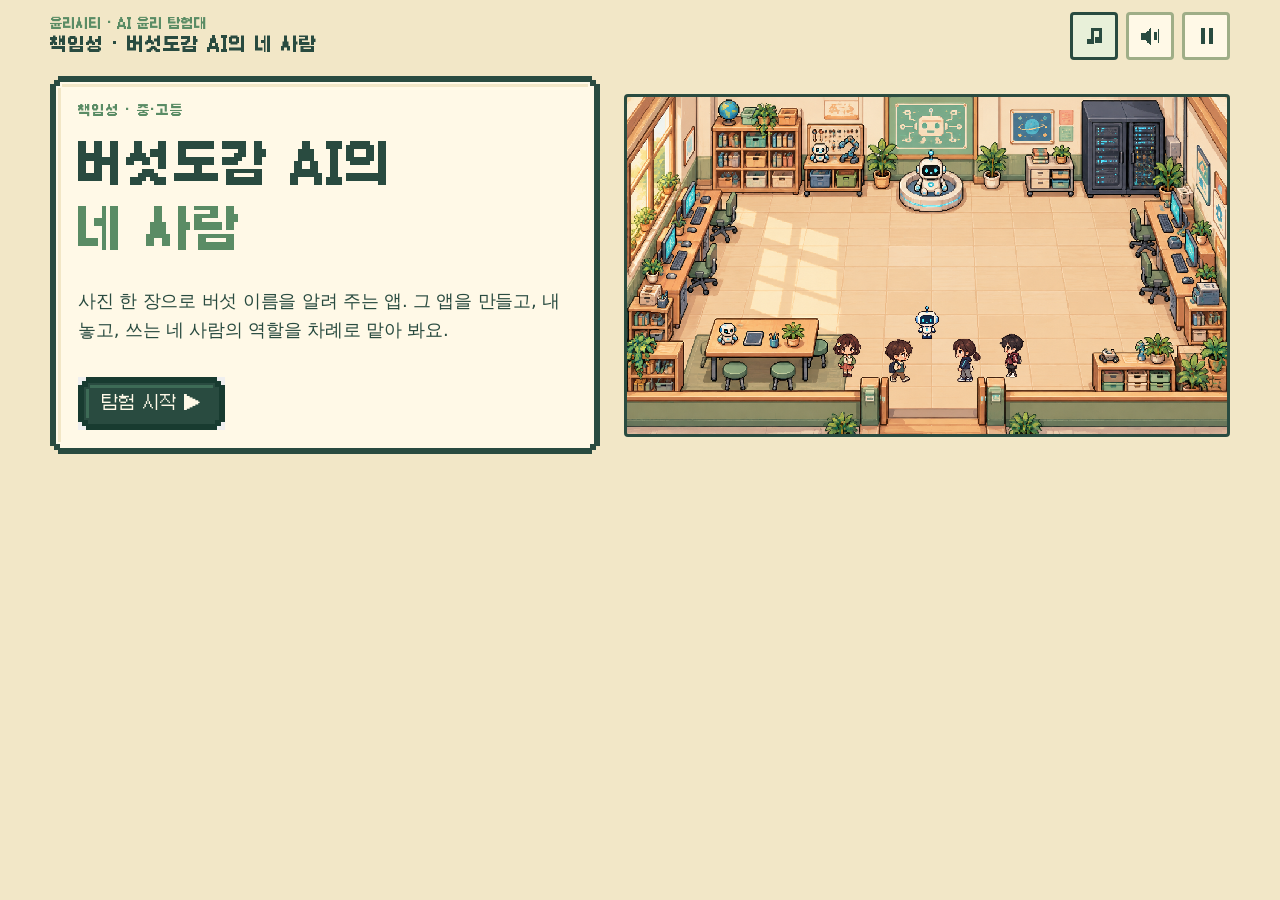
<file: index.html>
<!doctype html>
<html lang="ko">
<head>
<meta charset="utf-8">
<meta name="viewport" content="width=device-width, initial-scale=1, viewport-fit=cover">
<title>버섯도감 AI의 네 사람 · 윤리시티 책임성</title>
<meta name="description" content="윤리시티 · AI 윤리 탐험대 책임성 편. 버섯 판별 앱을 둘러싼 네 역할을 플레이하며 AI 책임을 함께 생각하는 중·고등 수업용 게임">
<link rel="stylesheet" href="game.css" id="ga-css">
</head>
<body>
<div class="ee-theme game-accountability" id="ga-root">
  <header class="ga-hud">
    <div class="ga-brand"><span class="ga-series">윤리시티 · AI 윤리 탐험대</span><b>책임성 · 버섯도감 AI의 네 사람</b></div>
    <div class="ga-hud-right">
      <span class="ee-badge ga-player" id="ga-player" hidden></span>
      <div class="ga-pips" id="ga-pips" aria-label="진행 단계"></div>
      <button class="ga-tool" id="ga-music" type="button" aria-pressed="false" aria-label="배경음악 켜기"></button>
      <button class="ga-tool" id="ga-sound" type="button" aria-pressed="false" aria-label="효과음 켜기"></button>
      <button class="ga-tool" id="ga-motion" type="button" aria-pressed="false" aria-label="움직임 줄이기"></button>
    </div>
  </header>
  <main id="ga-stage" aria-live="polite">
    <div class="ee-panel ga-loading">공통 자산을 불러오는 중입니다…</div>
  </main>
</div>
<script>
/* 공통 팩 찾기: 표준 위치(../shared, accountability와 형제 폴더)를 먼저 보고,
   없으면 저장소를 다르게 올린 경우의 위치를 차례로 확인합니다. 공통 팩 파일은 수정하지 않습니다. */
(function () {
  var PACK = 'ethicity-elementary-common-v1';
  var BASES = ['../shared/' + PACK, './shared/' + PACK, '../../shared/' + PACK, './' + PACK, '../' + PACK];
  var loadScript = function (src) {
    return new Promise(function (ok, fail) {
      var s = document.createElement('script'); s.src = src;
      s.onload = ok; s.onerror = function () { s.remove(); fail(new Error(src)); };
      document.body.appendChild(s);
    });
  };
  var tried = [];
  var tryBase = function (i) {
    if (i >= BASES.length) {
      document.getElementById('ga-stage').innerHTML = '<div class="ee-panel" style="margin:24px;padding:16px;border:3px solid #294b40;background:#fffaf0">' +
        '<b>공통 팩(' + PACK + ')을 찾지 못했어요.</b><br>저장소에 <code>shared/' + PACK + '/</code> 폴더를 <code>accountability/</code> 폴더와 나란히 올려 주세요.' +
        '<br><small>확인한 위치: ' + tried.join(', ') + '</small></div>';
      return;
    }
    var base = BASES[i]; tried.push(base);
    loadScript(base + '/runtime/manifest.js')
      .then(function () { return loadScript(base + '/runtime/common.js'); })
      .then(function () {
        if (!window.EthicityAssets) throw new Error('no runtime');
        var css = document.createElement('link'); css.rel = 'stylesheet'; css.href = base + '/runtime/common.css';
        document.head.insertBefore(css, document.getElementById('ga-css'));
        window.ACCOUNTABILITY_COMMON_BASE = base;
        return loadScript('game.js');
      })
      .catch(function () { tryBase(i + 1); });
  };
  tryBase(0);
})();
</script>
</body>
</html>
</file>
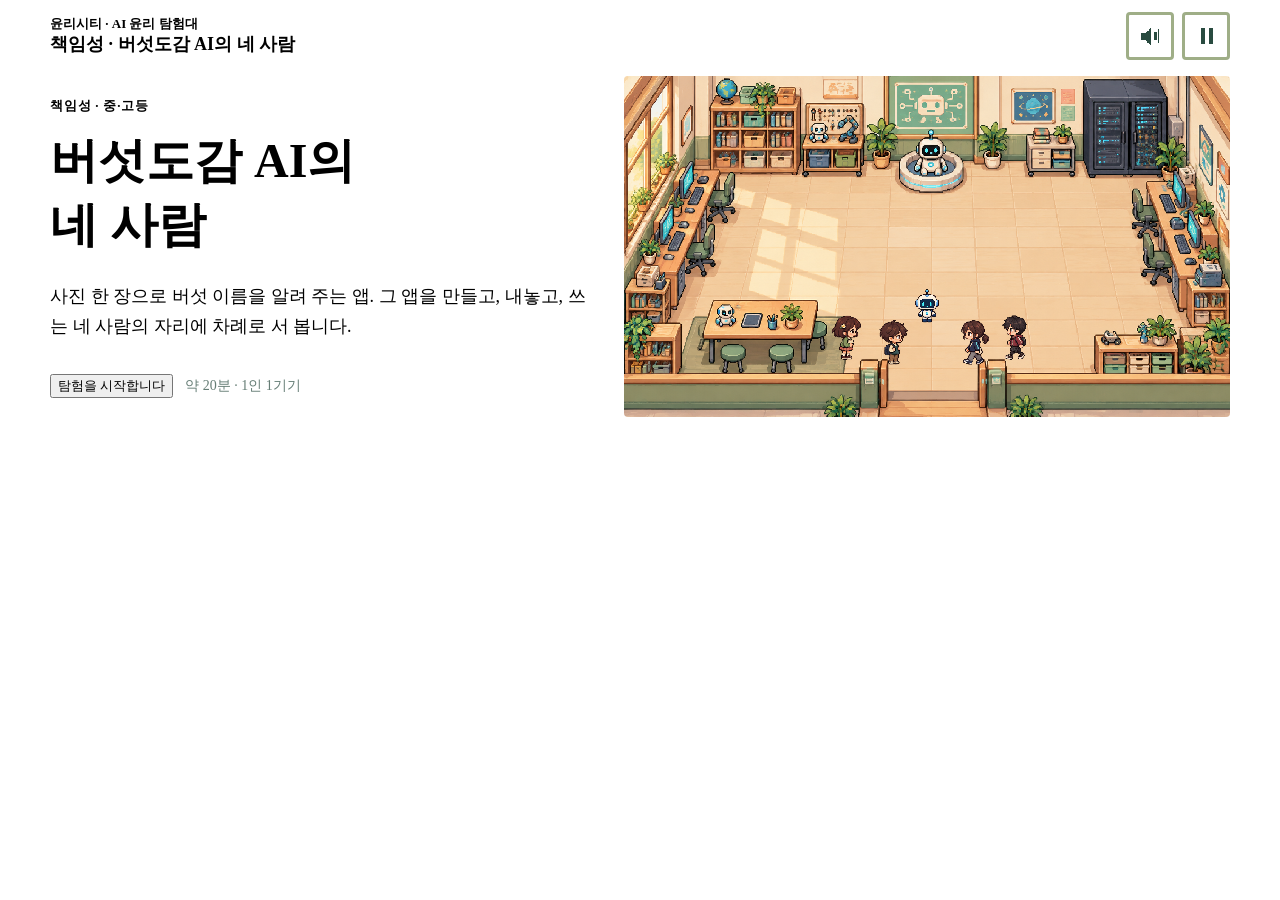
<file: accountability/index.html>
<!doctype html>
<html lang="ko">
<head>
<meta charset="utf-8">
<meta name="viewport" content="width=device-width, initial-scale=1, viewport-fit=cover">
<title>버섯도감 AI의 네 사람 · 윤리시티 책임성</title>
<meta name="description" content="윤리시티 · AI 윤리 탐험대 책임성 편. 버섯 판별 앱을 둘러싼 네 역할을 플레이하며 AI 책임을 함께 생각하는 중·고등 수업용 게임">
<link rel="stylesheet" href="game.css">
</head>
<body>
<div class="ee-theme game-accountability" id="ga-root">
  <header class="ga-hud">
    <div class="ga-brand"><span class="ga-series">윤리시티 · AI 윤리 탐험대</span><b>책임성 · 버섯도감 AI의 네 사람</b></div>
    <div class="ga-hud-right">
      <span class="ee-badge ga-player" id="ga-player" hidden></span>
      <div class="ga-pips" id="ga-pips" aria-label="진행 단계"></div>
      <button class="ga-tool" id="ga-sound" type="button" aria-pressed="false" aria-label="효과음 켜기"></button>
      <button class="ga-tool" id="ga-motion" type="button" aria-pressed="false" aria-label="움직임 줄이기"></button>
    </div>
  </header>
  <main id="ga-stage" aria-live="polite">
    <div class="ee-panel ga-loading">공통 자산을 불러오는 중입니다…</div>
  </main>
</div>
<script src="../shared/ethicity-elementary-common-v1/runtime/manifest.js"></script>
<script src="../shared/ethicity-elementary-common-v1/runtime/common.js"></script>
<script>window.ACCOUNTABILITY_COMMON_BASE = '../shared/ethicity-elementary-common-v1';</script>
<script src="game.js"></script>
</body>
</html>
</file>
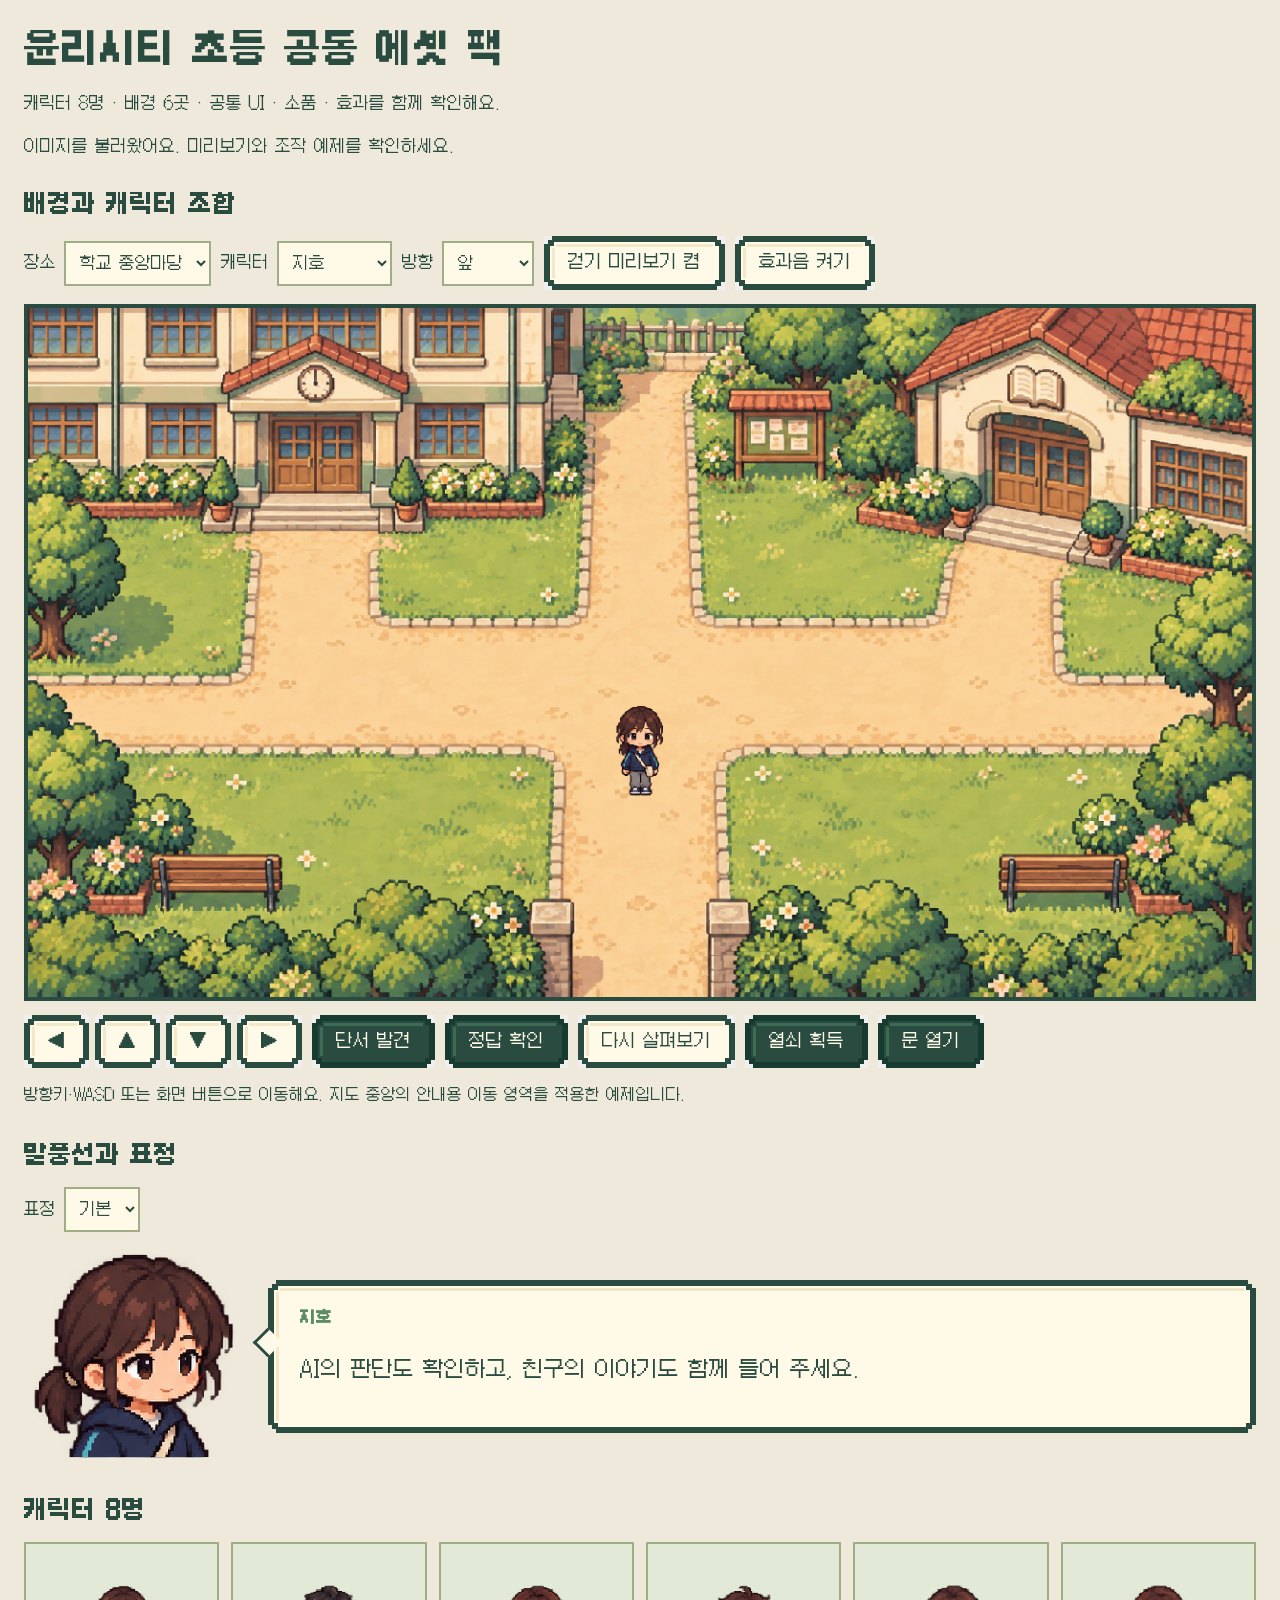
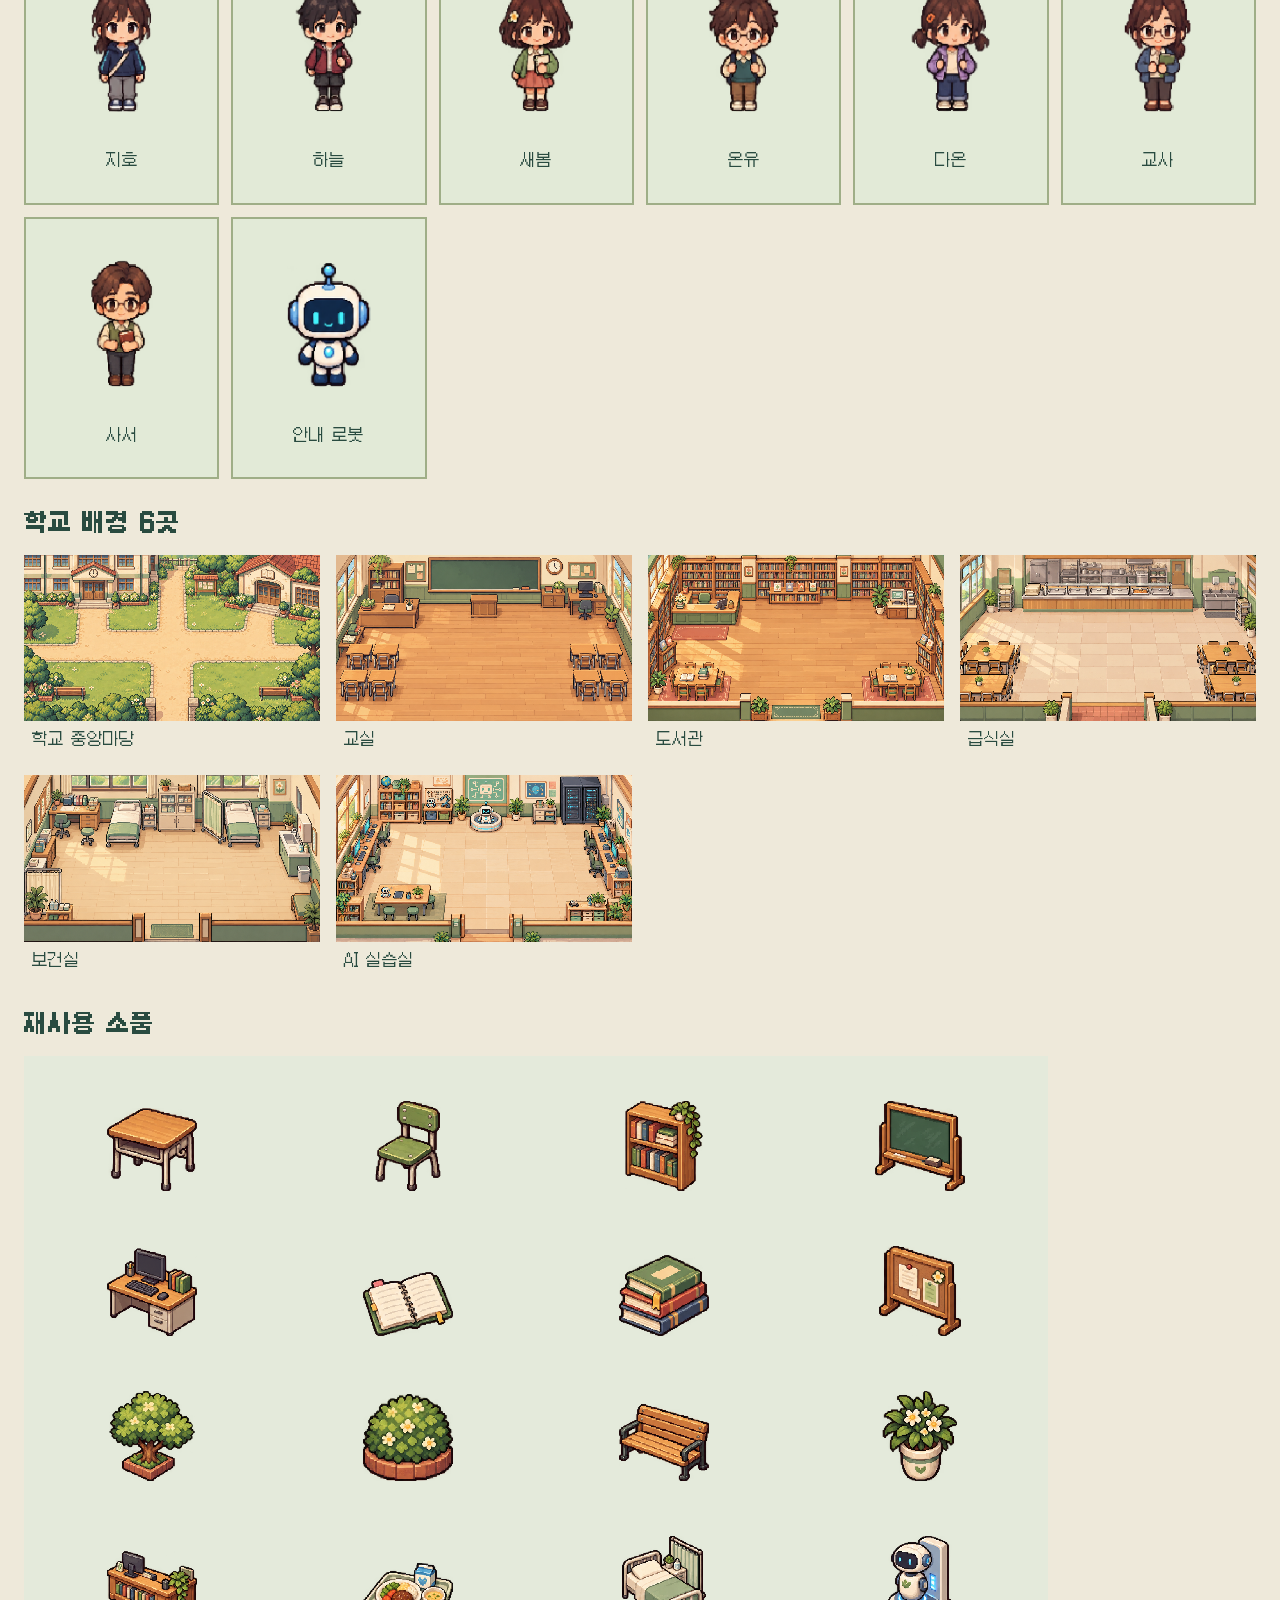
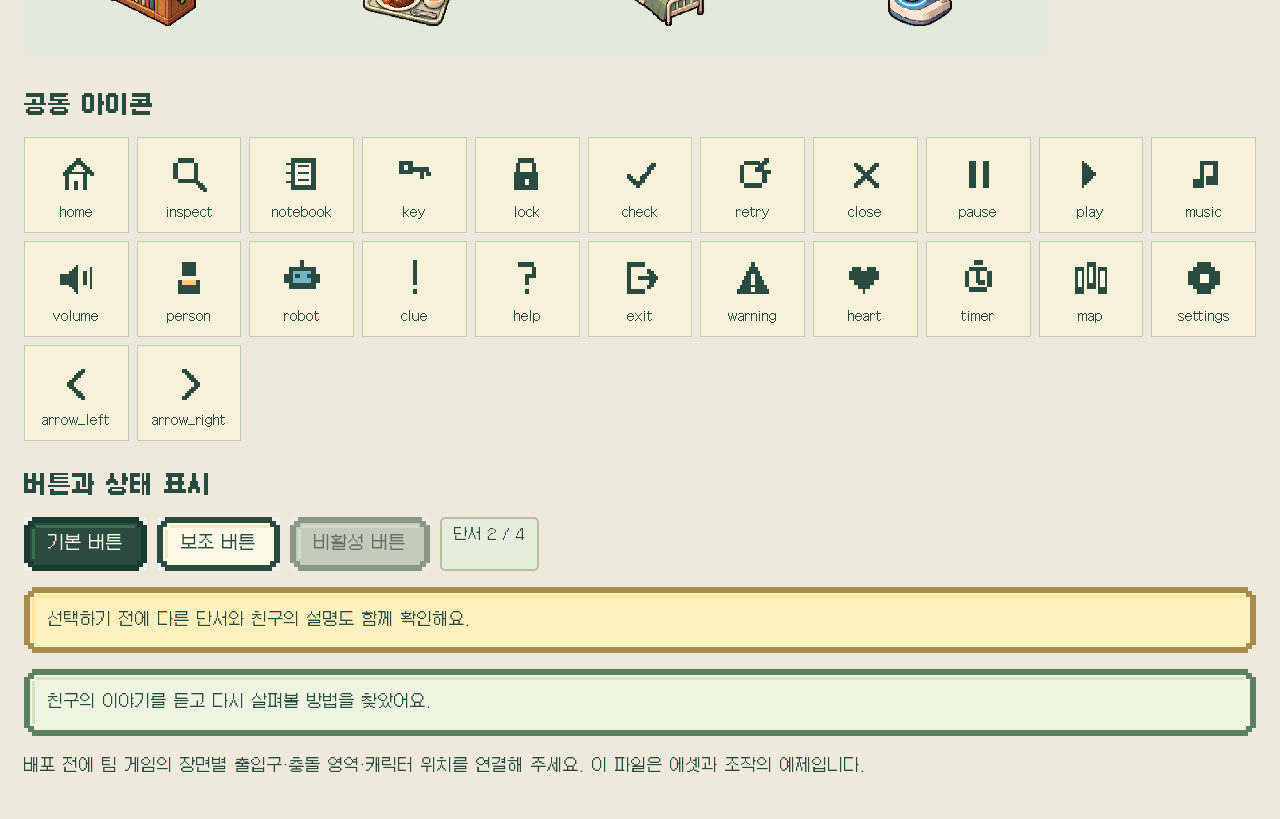
<file: shared/ethicity-elementary-common-v1/preview/index.html>
<!doctype html><html lang="ko"><head><meta charset="utf-8"><meta name="viewport" content="width=device-width,initial-scale=1"><title>윤리시티 초등 공통 에셋 미리보기</title><link rel="stylesheet" href="../runtime/common.css"><style>body{margin:0;background:#eee9da}.wrap{max-width:1280px;margin:auto;padding:24px}h1{font-size:clamp(24px,4vw,38px);margin:0 0 12px}h2{font-size:24px;margin:28px 0 16px}p{line-height:1.7}.controls{display:flex;gap:10px;flex-wrap:wrap;margin:14px 0}label{display:flex;align-items:center;gap:8px}select{font:inherit;padding:10px;background:#fff9e7;color:#294b40;border:2px solid #9fae87;max-width:100%}#stage{display:block;width:100%;height:auto;background:#9dad85;outline:0;touch-action:none;border:4px solid #294b40}#stage:focus-visible{outline:4px solid #b47f35}.cards{display:grid;grid-template-columns:repeat(auto-fit,minmax(180px,1fr));gap:12px}.character-card{background:#e2ead7;border:2px solid #9fae87;padding:12px;text-align:center}.character-card canvas{width:140px;height:170px;max-width:100%}.background-gallery{display:grid;grid-template-columns:repeat(auto-fit,minmax(290px,1fr));gap:16px}.background-gallery img{width:100%;display:block;image-rendering:pixelated}.background-gallery figure{margin:0}.background-gallery figcaption{padding:8px}.dialogue{display:grid;grid-template-columns:220px 1fr;gap:24px;align-items:center}.portrait{width:220px;max-width:100%}.icon-grid{display:grid;grid-template-columns:repeat(auto-fit,minmax(100px,1fr));gap:8px}.icon-cell{display:grid;place-items:center;padding:12px;background:#f8f1d9;border:1px solid #c4cbb9;font-size:12px;gap:6px}.status{min-height:28px;font-size:15px}.direction-buttons{display:flex;gap:6px;align-items:center}#propsCanvas{max-width:100%;height:auto;background:#e4eadb}.code{font-family:monospace;background:#f8f3e5;padding:12px;overflow:auto}@media(max-width:650px){.wrap{padding:14px}.dialogue{grid-template-columns:1fr;gap:8px}.portrait{justify-self:center;width:160px}.cards{grid-template-columns:repeat(2,1fr)}}
</style></head><body class="ee-theme"><main class="wrap"><h1>윤리시티 초등 공통 에셋 팩</h1><p>캐릭터 8명 · 배경 6곳 · 공통 UI · 소품 · 효과를 함께 확인해요.</p><p id="loadStatus" role="status">에셋을 불러오고 있어요…</p><section id="demo" hidden><h2>배경과 캐릭터 조합</h2><div class="controls"><label>장소 <select id="scene"></select></label><label>캐릭터 <select id="character"></select></label><label>방향 <select id="direction"><option value="down">앞</option><option value="left">왼쪽</option><option value="right">오른쪽</option><option value="up">뒤</option></select></label><button class="ee-button secondary" id="animate" aria-pressed="true">걷기 미리보기 켬</button><button class="ee-button secondary" id="sound" aria-pressed="false">효과음 켜기</button></div><canvas id="stage" width="1280" height="720" tabindex="0" aria-label="방향키 또는 WASD로 캐릭터를 움직이는 공통 에셋 예제"></canvas><div class="controls"><div class="direction-buttons"><button class="ee-button secondary" data-dir="left" aria-label="왼쪽 이동">◀</button><button class="ee-button secondary" data-dir="up" aria-label="위로 이동">▲</button><button class="ee-button secondary" data-dir="down" aria-label="아래로 이동">▼</button><button class="ee-button secondary" data-dir="right" aria-label="오른쪽 이동">▶</button></div><button class="ee-button" data-effect="clue">단서 발견</button><button class="ee-button" data-effect="correct">정답 확인</button><button class="ee-button secondary" data-effect="retry">다시 살펴보기</button><button class="ee-button" data-effect="key">열쇠 획득</button><button class="ee-button" data-effect="unlock">문 열기</button></div><p class="status" id="status" role="status">방향키·WASD 또는 화면 버튼으로 이동해요. 지도 중앙의 안내용 이동 영역을 적용한 예제입니다.</p><h2>말풍선과 표정</h2><div class="controls"><label>표정 <select id="expression"><option value="neutral">기본</option><option value="happy">기쁨</option><option value="worried">걱정</option><option value="explaining">설명</option></select></label></div><div class="dialogue"><canvas class="portrait ee-pixel" id="portrait" width="256" height="256" role="img" aria-label="선택한 캐릭터의 대화 표정"></canvas><div class="ee-speech"><p class="ee-speaker" id="speakerName">새봄</p><p id="speechText">AI의 판단도 확인하고, 친구의 이야기도 함께 들어 주세요.</p></div></div><h2>캐릭터 8명</h2><div class="cards" id="characters"></div><h2>학교 배경 6곳</h2><div class="background-gallery" id="backgrounds"></div><h2>재사용 소품</h2><canvas id="propsCanvas" width="1024" height="600" aria-label="별도로 배치할 수 있는 학교 가구와 환경 소품"></canvas><h2>공통 아이콘</h2><div class="icon-grid" id="icons"></div><h2>버튼과 상태 표시</h2><div class="controls"><button class="ee-button">기본 버튼</button><button class="ee-button secondary">보조 버튼</button><button class="ee-button" disabled>비활성 버튼</button><span class="ee-badge">단서 2 / 4</span></div><p class="ee-notice">선택하기 전에 다른 단서와 친구의 설명도 함께 확인해요.</p><p class="ee-success">친구의 이야기를 듣고 다시 살펴볼 방법을 찾았어요.</p><p>배포 전에 팀 게임의 장면별 출입구·충돌 영역·캐릭터 위치를 연결해 주세요. 이 파일은 에셋과 조작의 예제입니다.</p></section></main><script src="../runtime/manifest.js"></script><script src="../runtime/common.js"></script><script src="preview.js"></script></body></html>
</file>
<file: game.css>
/* 윤리시티 책임성 게임 전용 스타일. 공통 토큰(--ee-*)과 .ee-* 부품은 재정의하지 않고, 이 게임의 배치만 .game-accountability 아래에 둡니다. */
html, body { margin: 0; min-height: 100%; background: var(--ee-paper); color-scheme: light; }

.game-accountability {
  --ga-line: rgba(41, 75, 64, .22);
  --ga-ink-soft: rgba(41, 75, 64, .72);
  max-width: 1180px;
  margin: 0 auto;
  padding-left: max(16px, env(safe-area-inset-left, 0px));
  padding-right: max(16px, env(safe-area-inset-right, 0px));
  padding-block: 12px 32px;
  display: flex; flex-direction: column; gap: 16px;
  font-size: 17px; line-height: 1.65;
  -webkit-tap-highlight-color: transparent;
}
.game-accountability [hidden] { display: none !important; }
.game-accountability button, .game-accountability input, .game-accountability textarea { font-family: inherit; }
.game-accountability canvas { image-rendering: pixelated; display: block; max-width: 100%; }
.game-accountability h1, .game-accountability h2, .game-accountability h3 { margin: 0; line-height: 1.35; text-wrap: balance; font-weight: 700; }
.game-accountability h1 { font-size: clamp(30px, 4.6vw, 48px); }
.game-accountability h2 { font-size: 24px; }
.game-accountability h3 { font-size: 19px; }
.game-accountability p { margin: 0; max-width: 66ch; }
.game-accountability .ga-hint { font-size: 14px; color: var(--ga-ink-soft); }
.game-accountability .ga-eyebrow { font-size: 13px; letter-spacing: .06em; color: var(--ee-green); font-weight: 700; }
.game-accountability .ga-stack { display: flex; flex-direction: column; gap: 12px; min-width: 0; }
.game-accountability .ga-row { display: flex; gap: 12px; flex-wrap: wrap; align-items: center; }
.game-accountability .ga-spacer { flex: 1; }
.game-accountability .ga-nav { display: flex; gap: 12px; justify-content: flex-end; flex-wrap: wrap; margin-top: 8px; }
.game-accountability .ee-button { min-width: 120px; }
.game-accountability .ee-panel + .ee-panel { margin-top: 0; }

/* HUD */
.game-accountability .ga-hud { display: flex; gap: 12px; align-items: center; justify-content: space-between; flex-wrap: wrap; }
.game-accountability .ga-brand { display: flex; flex-direction: column; line-height: 1.3; }
.game-accountability .ga-series { font-size: 13px; color: var(--ee-green); font-weight: 700; }
.game-accountability .ga-brand b { font-size: 18px; }
.game-accountability .ga-hud-right { display: flex; gap: 8px; align-items: center; flex-wrap: wrap; }
.game-accountability .ga-pips { display: flex; gap: 4px; }
.game-accountability .ga-pip { width: 30px; height: 30px; display: grid; place-items: center; font-size: 13px; border: 2px solid #b3c19c; background: var(--ee-cream); border-radius: 4px; color: var(--ga-ink-soft); }
.game-accountability .ga-pip.done { background: var(--ee-sage); color: var(--ee-ink); border-color: var(--ee-sage); }
.game-accountability .ga-pip.now { border-color: var(--ee-ink); background: var(--ee-gold); color: var(--ee-ink); font-weight: 700; }
.game-accountability .ga-tool { width: 48px; height: 48px; display: grid; place-items: center; background: var(--ee-cream); border: 3px solid #9fae87; border-radius: 4px; cursor: pointer; padding: 0; }
.game-accountability .ga-tool[aria-pressed="true"] { background: #e8f0d9; border-color: var(--ee-ink); }
.game-accountability .ga-tool:focus-visible { outline: 3px solid #b47f35; outline-offset: 3px; }
.game-accountability .ga-tool canvas { width: 28px; height: 28px; }

/* Stage banner (공통 배경 1280×720을 비율 유지해 표시) */
.game-accountability .ga-banner { position: relative; border: 3px solid var(--ee-ink); border-radius: 4px; overflow: hidden; background: var(--ee-ink); }
.game-accountability .ga-banner canvas { width: 100%; height: auto; aspect-ratio: 16 / 9; }
.game-accountability .ga-banner.short canvas { aspect-ratio: auto; height: clamp(150px, 22vw, 230px); object-fit: cover; object-position: center 92%; }
.game-accountability .ga-banner .ga-tag { position: absolute; left: 12px; top: 12px; }

/* 한 화면 맞춤: 대화 장면의 배경과 촬영 장면은 화면 높이에 맞춰 줄어듦 */
.game-accountability .ga-talkstage .ga-banner canvas { max-height: max(180px, calc(100dvh - 330px)); object-fit: cover; object-position: center 80%; }
/* Talk */
.game-accountability .ga-talk { display: grid; grid-template-columns: 160px minmax(0, 1fr); gap: 20px; align-items: start; }
.game-accountability .ga-face { width: 160px; height: 160px; border: 3px solid var(--ee-ink); border-radius: 4px; background: #e8f0d9; overflow: hidden; }
.game-accountability .ga-face canvas { width: 100%; height: 100%; }
.game-accountability .ga-talk .ee-speech { min-height: 160px; display: flex; flex-direction: column; gap: 8px; }
.game-accountability .ga-talk .ee-speaker { margin: 0; }
.game-accountability .ga-talk .ga-line { flex: 1; }
.game-accountability .ga-talk .ga-line b { background: linear-gradient(transparent 58%, rgba(243, 207, 114, .8) 58%); }
.game-accountability .ga-talk .ee-button { align-self: flex-end; }

/* Scene layout */
.game-accountability .ga-scene { display: grid; grid-template-columns: 220px minmax(0, 1fr); gap: 16px; align-items: start; }
.game-accountability .ga-who { display: flex; flex-direction: column; gap: 10px; align-items: center; text-align: center; position: sticky; top: 12px; }
.game-accountability .ga-who { align-items: stretch; text-align: left; }
.game-accountability .ga-who .ga-face { width: 60px; height: 60px; flex: none; }
.game-accountability .ga-who .ga-role { font-size: 16px; word-break: keep-all; }
.game-accountability .ga-whohead { display: flex; gap: 10px; align-items: center; }
.game-accountability .ga-minibg { position: relative; border: 3px solid var(--ee-ink); border-radius: 4px; overflow: hidden; background: var(--ee-ink); }
.game-accountability .ga-minibg canvas { width: 100%; height: auto; aspect-ratio: 4 / 3; object-fit: cover; object-position: center bottom; }
.game-accountability .ga-minibg .ee-badge { position: absolute; left: 6px; top: 6px; font-size: 11px; padding: 2px 6px; }
.game-accountability .ga-steps { display: flex; gap: 6px; flex-wrap: wrap; margin: 0; padding: 0; list-style: none; font-size: 13px; }
.game-accountability .ga-steps li { display: flex; align-items: center; gap: 6px; padding: 4px 10px 4px 4px; border: 2px solid #b3c19c; border-radius: 4px; background: var(--ee-cream); color: var(--ga-ink-soft); }
.game-accountability .ga-steps li span { width: 22px; height: 22px; display: grid; place-items: center; border-radius: 3px; background: #e6edda; font-weight: 700; }
.game-accountability .ga-steps li.done { color: var(--ee-green); }
.game-accountability .ga-steps li.done span { background: var(--ee-sage); color: var(--ee-ink); }
.game-accountability .ga-steps li.now { border-color: var(--ee-ink); color: var(--ee-ink); font-weight: 700; background: #e8f0d9; }
.game-accountability .ga-steps li.now span { background: var(--ee-gold); }
.game-accountability .ga-refs.compact { grid-template-columns: repeat(auto-fit, minmax(128px, 1fr)); gap: 6px; }
.game-accountability .ga-refs.compact .ga-ref { flex-direction: column; align-items: flex-start; font-size: 12px !important; line-height: 1.4; padding: 6px 8px !important; gap: 2px !important; }
.game-accountability .ga-refs.compact .ga-ref svg { width: 30px !important; position: absolute; right: 6px; top: 6px; }
.game-accountability .ga-refs.compact .ga-ref { position: relative; }
.game-accountability .ga-refs.compact .ga-ref div > b:first-child { font-size: 13px !important; padding-right: 30px; }
.game-accountability .ga-oneline b { white-space: nowrap; }
.game-accountability .ga-refs-photo .ga-ref { display: flex !important; flex-direction: column; align-items: stretch !important; }
.game-accountability .ga-refs-photo .ga-refimg { height: 58px; width: auto; max-width: 100%; object-fit: contain; align-self: center; filter: drop-shadow(0 2px 2px rgba(41, 75, 64, .25)); }
.game-accountability .ga-refs-photo .ga-ref div > b:first-child { padding-right: 0 !important; }
.game-accountability .ga-tight-labels .ga-lab { padding: 6px 4px; gap: 4px; }
.game-accountability .ga-tight-labels .ga-yn .ee-choice { min-height: 38px; padding: 4px 0; font-size: 13px; }
.game-accountability .ga-refs.compact .ga-ref { font-size: 13px; padding: 4px 8px; gap: 8px; }
.game-accountability .ga-refs.compact .ga-ref svg { width: 40px; }
.game-accountability .ga-refs.compact .ga-ref div > b:first-child { font-size: 14px; }
.game-accountability .ga-who .ga-role { font-size: 20px; font-weight: 700; }
.game-accountability .ga-mission { font-size: 15px; text-align: left; }

/* Title */
.game-accountability .ga-title { display: grid; grid-template-columns: minmax(0, 1fr) minmax(0, 1.1fr); gap: 24px; align-items: center; }
.game-accountability .ga-title h1 em { font-style: normal; color: var(--ee-green); }
.game-accountability .ga-title .ga-lead { font-size: 18px; margin: 12px 0 20px; }

/* Role cards */
.game-accountability .ga-roles { display: grid; grid-template-columns: repeat(4, minmax(0, 1fr)); gap: 12px; margin: 0; padding: 0; list-style: none; counter-reset: none; }
.game-accountability .ga-rcard { position: relative; display: flex; flex-direction: column; align-items: center; gap: 6px; text-align: center; padding: 12px 10px; background: var(--ee-cream); border: 3px solid #9fae87; border-radius: 4px; }
.game-accountability .ga-rcard.now { border-color: var(--ee-ink); background: #e8f0d9; }
.game-accountability .ga-rcard .ga-face { width: 72%; height: auto; aspect-ratio: 1; }
.game-accountability .ga-rcard b { font-size: 17px; }
.game-accountability .ga-rcard small { font-size: 13px; color: var(--ga-ink-soft); line-height: 1.5; }
.game-accountability .ga-rcard:not(:last-child)::after { content: "▶"; position: absolute; right: -11px; top: 45%; font-size: 12px; color: var(--ee-green); z-index: 1; }

/* Generic choice cards inside .ee-choice */
.game-accountability .ga-choices { display: grid; grid-template-columns: repeat(auto-fit, minmax(230px, 1fr)); gap: 12px; }
.game-accountability .ee-choice b { display: block; font-size: 18px; }
.game-accountability .ee-choice small { display: block; font-size: 14px; color: var(--ga-ink-soft); line-height: 1.5; }

/* Data cart */
.game-accountability .ga-cards { display: grid; grid-template-columns: repeat(auto-fit, minmax(200px, 1fr)); gap: 12px; }
.game-accountability .ga-dcard { touch-action: none; user-select: none; cursor: grab; }
.game-accountability .ga-dcard .ga-price { display: block; color: var(--ee-red); font-weight: 700; font-size: 15px; }
.game-accountability .ga-dcard.in { opacity: .45; }
.game-accountability .ga-ghost { position: fixed; z-index: 50; pointer-events: none; transform: rotate(-2deg); box-shadow: 0 8px 0 rgba(41, 75, 64, .25); }
.game-accountability .ga-drop { border: 3px dashed #9fae87; border-radius: 4px; background: var(--ee-cream); padding: 12px; min-height: 120px; display: flex; flex-direction: column; gap: 8px; }
.game-accountability .ga-drop.over { border-color: var(--ee-ink); background: #fbf0c9; }
.game-accountability .ga-cart-item { display: flex; justify-content: space-between; gap: 8px; align-items: center; background: #fff; border: 2px solid #b3c19c; border-radius: 4px; padding: 4px 4px 4px 10px; font-size: 15px; }
.game-accountability .ga-cart-item button { min-height: 40px; border: 0; background: none; color: var(--ee-red); font-weight: 700; cursor: pointer; padding: 0 8px; }
.game-accountability .ga-coins { font-size: 32px; font-weight: 700; font-variant-numeric: tabular-nums; }
.game-accountability .ga-coins.low { color: var(--ee-red); }

/* Labels */
.game-accountability .ga-refs { display: grid; grid-template-columns: repeat(auto-fit, minmax(220px, 1fr)); gap: 10px; }
.game-accountability .ga-ref { display: flex; gap: 10px; align-items: center; font-size: 14px; line-height: 1.5; }
.game-accountability .ga-ref svg { width: 60px; flex: none; }
.game-accountability .ga-ref div > b:first-child { display: block; font-size: 16px; }
.game-accountability .ga-labels { display: grid; grid-template-columns: repeat(6, minmax(0, 1fr)); gap: 8px; }
.game-accountability .ga-lab img { width: 100%; aspect-ratio: 1; object-fit: cover; border: 2px solid #9fae87; border-radius: 4px; display: block; }
@media (max-width: 820px) { .game-accountability .ga-labels { grid-template-columns: repeat(3, minmax(0, 1fr)); } .game-accountability .ga-lab img { max-width: 120px; margin: 0 auto; } }
.game-accountability .ga-lab .ee-badge { font-size: 12px; padding: 4px 6px; line-height: 1.4; }
.game-accountability .ga-lab { padding: 8px 6px; gap: 6px; }
.game-accountability .ga-lab { display: flex; flex-direction: column; gap: 8px; align-items: center; background: var(--ee-cream); border: 3px solid #9fae87; border-radius: 4px; padding: 10px; }
.game-accountability .ga-lab svg { width: 100%; max-width: 64px; height: auto; }
.game-accountability .ga-lab .ee-badge { text-align: center; }
.game-accountability .ga-yn { display: grid; grid-template-columns: 1fr 1fr; gap: 6px; width: 100%; }
.game-accountability .ga-yn .ee-choice { text-align: center; padding: 6px 2px; font-size: 14px; min-height: 44px; }

/* Developer dashboard */
.game-accountability .ga-dash { background: var(--ee-cream); border: 3px solid var(--ee-ink); border-radius: 4px; padding: 16px; display: grid; gap: 12px; }
.game-accountability .ga-big { font-size: 52px; line-height: 1; font-weight: 700; color: var(--ee-green); font-variant-numeric: tabular-nums; }
.game-accountability .ga-tabs { display: flex; gap: 6px; }
.game-accountability .ga-tabs .ee-choice { width: auto; padding: 8px 14px; font-size: 15px; }
.game-accountability .ga-bars { display: grid; gap: 8px; }
.game-accountability .ga-bar { display: grid; grid-template-columns: 120px minmax(0, 1fr) 52px; gap: 10px; align-items: center; font-size: 15px; }
.game-accountability .ga-track { height: 18px; background: #e6edda; border: 2px solid #b3c19c; border-radius: 3px; overflow: hidden; }
.game-accountability .ga-fill { height: 100%; background: var(--ee-blue); }
.game-accountability .ga-fill.warn { background: var(--ee-red); }
.game-accountability .ga-bar .ga-v { text-align: right; font-variant-numeric: tabular-nums; }
.game-accountability .ga-msg { display: flex; gap: 12px; align-items: flex-start; }
.game-accountability .ga-msg .ga-face { width: 64px; height: 64px; flex: none; }
.game-accountability input[type=range] { width: 100%; accent-color: var(--ee-green); height: 36px; }
.game-accountability .ga-preview { display: grid; grid-template-columns: repeat(6, minmax(0, 1fr)); gap: 6px; }
.game-accountability .ga-tile { height: 48px; border: 2px solid #9fae87; border-radius: 4px; display: grid; place-items: center; background: #fff; font-size: 14px; font-variant-numeric: tabular-nums; text-align: center; line-height: 1.2; }
.game-accountability .ga-tile.unk { background: #e6edda; color: var(--ga-ink-soft); font-size: 12px; }
.game-accountability .ga-stars { font-size: 22px; font-weight: 700; color: var(--ee-red); }

/* Deployer phone */
.game-accountability .ga-editor { display: grid; grid-template-columns: minmax(0, 1fr) 300px; gap: 16px; align-items: start; }
.game-accountability .ga-phone { width: 100%; max-width: 300px; margin: 0 auto; background: var(--ee-ink); border-radius: 26px; padding: 14px 10px; }
.game-accountability .ga-screen { background: #fff; border-radius: 14px; min-height: 400px; padding: 12px; display: flex; flex-direction: column; gap: 8px; font-size: 14px; line-height: 1.5; }
.game-accountability .ga-apphead { display: flex; gap: 10px; align-items: center; }
.game-accountability .ga-appicon { width: 52px; height: 52px; border-radius: 12px; background: #e8f0d9; display: grid; place-items: center; flex: none; padding: 6px; }
.game-accountability .ga-ad { font-weight: 700; background: var(--ee-paper); border-radius: 4px; padding: 8px; }
.game-accountability .ga-slot { border: 3px dashed #9fae87; border-radius: 4px; min-height: 46px; display: grid; place-items: center; font-size: 13px; color: var(--ga-ink-soft); padding: 6px; text-align: center; cursor: pointer; background: #fff; width: 100%; font-family: inherit; }
.game-accountability .ga-slot.over { background: #fbf0c9; border-color: var(--ee-ink); }
.game-accountability .ga-slot.filled { border-style: solid; border-color: var(--ee-red); color: var(--ee-red); background: #fbeee9; }
.game-accountability .ga-slot.filled.small { font-size: 10px; }
.game-accountability .ga-slot.filled.large { font-size: 16px; font-weight: 700; }
.game-accountability .ga-warnchip { display: inline-block; font-weight: 700; background: #fbeee9; color: var(--ee-red); border: 3px solid var(--ee-red); border-radius: 4px; padding: 8px 12px; cursor: grab; touch-action: none; user-select: none; }
.game-accountability .ga-seg { display: flex; gap: 6px; flex-wrap: wrap; }
.game-accountability .ga-seg .ee-choice { width: auto; padding: 8px 18px; }

/* Courtyard photo scene */
/* 교사용 데모 막대 (?demo) */
.game-accountability .ga-demo { display: flex; flex-wrap: wrap; gap: 6px 10px; align-items: center; margin: 8px 0 12px; padding: 8px 10px; border: 3px dashed #b47f35; border-radius: 4px; background: #fff6dc; font-size: 13px; }
.game-accountability .ga-demotag { background: #b47f35; color: #fff; border-radius: 3px; padding: 2px 8px; }
.game-accountability .ga-dsel select { font: inherit; border: 2px solid var(--ee-ink); border-radius: 4px; padding: 3px 4px; background: #fff; }
.game-accountability .ga-dbtns { display: flex; flex-wrap: wrap; gap: 4px; }
.game-accountability .ga-demo button { font: inherit; border: 2px solid var(--ee-ink); border-radius: 4px; background: var(--ee-cream); color: var(--ee-ink); padding: 4px 8px; cursor: pointer; min-height: 32px; }
.game-accountability .ga-demo button.now { background: var(--ee-gold); font-weight: 700; }
.game-accountability .ga-dstat { flex: 1 1 260px; color: var(--ga-ink-soft); }
.game-accountability .ga-demo.closed > :not(.ga-demotag):not(.ga-dhide) { display: none; }
/* 장면 5-0 · 학교 마당 둘러보며 버섯 찾기 */
.game-accountability .ga-editor.ga-wide { grid-template-columns: minmax(0, 1fr); }
.game-accountability .ga-editor.ga-wide .ga-phone { display: none; }
.game-accountability .ga-spots { display: flex; gap: 6px; flex-wrap: wrap; }
.game-accountability .ga-spot { font: inherit; font-size: 14px; border: 2px solid #9fae87; border-radius: 4px; background: var(--ee-cream); color: var(--ee-ink); padding: 4px 10px; cursor: pointer; min-height: 36px; }
.game-accountability .ga-spot.now { border-color: var(--ee-ink); background: var(--ee-gold); font-weight: 700; }
.game-accountability .ga-find { position: relative; width: 100%; max-width: max(360px, calc((100dvh - 330px) * 1.792)); margin: 0 auto; aspect-ratio: 1600 / 893; background: #3d4a3a; border: 3px solid var(--ee-ink); border-radius: 4px; overflow: hidden; touch-action: manipulation; }
.game-accountability .ga-findbg { position: absolute; inset: 0; width: 100%; height: 100%; object-fit: cover; display: block; animation: ga-in .35s ease-out both; user-select: none; -webkit-user-drag: none; }
.game-accountability .ga-fi { position: absolute; background: transparent; border: 0; padding: 0; margin: 0; cursor: pointer; border-radius: 6px; -webkit-tap-highlight-color: transparent; }
.game-accountability .ga-fi svg { width: 100%; height: auto; display: block; filter: drop-shadow(0 1px 0 rgba(41, 75, 64, .25)); }
.game-accountability .ga-fi:focus-visible { outline: 3px solid var(--ee-gold); outline-offset: 0; border-radius: 4px; }
.game-accountability .ga-fi.got { outline: 3px dashed rgba(243, 207, 58, .95); outline-offset: 1px; }
.game-accountability .ga-fi.got::after { content: "✓"; position: absolute; right: -8px; top: -8px; background: var(--ee-gold); color: var(--ee-ink); font-size: 11px; font-weight: 700; border: 2px solid var(--ee-ink); border-radius: 50%; width: 18px; height: 18px; display: grid; place-items: center; }
.game-accountability .ga-fi.mush svg, .game-accountability .ga-fm svg { animation: ga-sway 2.8s steps(3) infinite; transform-origin: 50% 100%; }
.game-accountability .ga-fi.target:not(.got) svg { animation: ga-sway 3.4s steps(2) infinite; transform-origin: 50% 100%; }
.game-accountability .ga-fm { display: block; width: 60%; margin: 0 auto; animation: ga-pop .4s ease-out both; }
.game-accountability .ga-cluster { display: flex; align-items: flex-end; gap: 0; }
.game-accountability .ga-cluster svg:nth-child(1) { width: 38%; }
.game-accountability .ga-cluster svg:nth-child(2) { width: 30%; margin-left: -6%; }
.game-accountability .ga-cluster svg:nth-child(3) { width: 24%; margin-left: -4%; }
.game-accountability .ga-arrow { position: absolute; top: 50%; transform: translateY(-50%); width: 44px; height: 56px; border: 3px solid var(--ee-ink); border-radius: 4px; background: rgba(255, 252, 240, .9); color: var(--ee-ink); font-size: 20px; cursor: pointer; }
.game-accountability .ga-arrow.l { left: 6px; } .game-accountability .ga-arrow.r { right: 6px; }
.game-accountability .ga-zoom { position: absolute; left: 50%; bottom: calc(100% + 6px); width: clamp(84px, 14vw, 130px); aspect-ratio: 1; transform: translateX(-50%); border: 3px solid var(--ee-ink); border-radius: 50%; overflow: hidden; box-shadow: 0 4px 0 rgba(41, 75, 64, .35); animation: ga-pop .4s ease-out both; pointer-events: none; }
.game-accountability .ga-pcrop { display: block; width: 100%; height: 100%; background-repeat: no-repeat; }
.game-accountability .ga-ainote { position: absolute; right: 6px; bottom: 4px; font-size: 10px; line-height: 1.3; color: #fff; background: rgba(0, 0, 0, .45); border-radius: 3px; padding: 1px 5px; pointer-events: none; }
.game-accountability .ga-ripple { position: absolute; width: 34px; height: 34px; margin: -17px 0 0 -17px; border: 3px solid rgba(255, 255, 255, .85); border-radius: 50%; pointer-events: none; animation: ga-ripple .5s ease-out both; }
@keyframes ga-ripple { from { transform: scale(.3); opacity: 1; } to { transform: scale(1.4); opacity: 0; } }
.game-accountability .ga-fmsg { position: absolute; left: 58px; right: 58px; top: 6px; pointer-events: none; display: flex; gap: 8px; align-items: center; background: rgba(255, 252, 240, .94); border: 3px solid var(--ee-ink); border-radius: 6px; padding: 4px 10px 4px 4px; font-size: 15px; line-height: 1.4; animation: ga-in .25s ease-out both; }
.game-accountability .ga-fmsg:empty { display: none; }
.game-accountability .ga-fmsg .ga-face { width: 44px; height: 44px; flex: none; }
.game-accountability .ga-fmsg p { margin: 0; }
.game-accountability .ga-note + .ee-button { white-space: nowrap; margin-left: auto; }
.game-accountability .ga-note { flex: 1 1 380px; display: flex; flex-wrap: wrap; gap: 6px 14px; align-items: center; background: #f4f7ee; border: 2px solid #b3c19c; border-radius: 4px; padding: 6px 10px; font-size: 14px; }
.game-accountability .ga-nslot { display: flex; gap: 4px; align-items: center; flex-wrap: wrap; }
.game-accountability .ga-nslot i { width: 28px; height: 28px; display: grid; place-items: center; border: 2px dashed #b3c19c; border-radius: 4px; font-style: normal; color: #9fae87; background: #fff; }
.game-accountability .ga-nslot i.on { border: 2px solid var(--ee-ink); }
.game-accountability .ga-nslot i { overflow: hidden; }
.game-accountability .ga-nslot i.on { width: 34px; height: 34px; padding: 0; }
.game-accountability .ga-nslot em { font-style: normal; border: 2px dashed #b3c19c; border-radius: 4px; padding: 0 6px; color: #9fae87; background: #fff; }
.game-accountability .ga-nslot em.on { border: 2px solid var(--ee-green); color: var(--ee-green); font-weight: 700; }
/* 장면 5 · 사용자: 부분 촬영 카메라 */
.game-accountability .ga-tight { gap: 10px; }
.game-accountability .ga-warnline { color: var(--ee-red); }
.game-accountability .ga-tight .ga-steps { gap: 4px; }
.game-accountability .ga-tight .ga-steps li { padding: 3px 8px 3px 3px; gap: 4px; }
.game-accountability .ga-tight h2 { margin: 0; }
.game-accountability .ga-tight p { margin: 0; }
.game-accountability .ga-tight .ee-choice { padding-top: 8px; padding-bottom: 8px; }
.game-accountability .ga-tight .ga-choices { gap: 8px; }
.game-accountability .ga-tight .ee-speech { font-size: 17px; padding-top: 10px; padding-bottom: 10px; }
.game-accountability .ga-cam { position: relative; aspect-ratio: 1; border: 3px solid var(--ee-ink); border-radius: 4px; overflow: hidden; background: #2d3a2a; }
.game-accountability .ga-camimg { position: absolute; inset: 0; width: 100%; height: 100%; object-fit: cover; user-select: none; -webkit-user-drag: none; }
.game-accountability .ga-cammush { position: absolute; left: 50%; top: 18px; width: 140px; transform: translateX(-50%); }
.game-accountability .ga-hot { position: absolute; border: 3px dashed #fff; border-radius: 6px; background: transparent; padding: 0; cursor: pointer; box-shadow: 0 0 0 1px rgba(0, 0, 0, .25); }
.game-accountability .ga-hot:hover, .game-accountability .ga-hot:focus-visible { border-color: var(--ee-gold); background: rgba(255, 255, 255, .18); outline: none; }
.game-accountability .ga-hot.done { border-style: solid; border-color: var(--ee-gold); }
.game-accountability .ga-hot span { font-size: 11px !important;
   position: absolute; right: calc(100% + 4px); top: 50%; transform: translateY(-50%); white-space: nowrap; font-size: 12px; font-weight: 700; color: var(--ee-ink); background: var(--ee-cream); border-radius: 3px; padding: 0 4px; }
.game-accountability .ga-hot-cap { left: 27%; top: 18%; width: 46%; height: 12%; }
.game-accountability .ga-hot-gill { left: 28%; top: 30.5%; width: 42%; height: 10%; }
.game-accountability .ga-hot-base { left: 39%; top: 62%; width: 22%; height: 24%; }
.game-accountability .ga-shots { display: flex; gap: 8px; justify-content: center; }
.game-accountability .ga-shot { position: relative; width: 64px; height: 64px; border: 2px dashed #b3c19c; border-radius: 4px; overflow: hidden; background: #f4f7ee; }
.game-accountability .ga-shot.on { border: 2px solid var(--ee-ink); }
.game-accountability .ga-shot small { position: absolute; left: 0; right: 0; bottom: 0; text-align: center; font-size: 11px; background: rgba(255, 255, 255, .85); }
.game-accountability .ga-crop { position: absolute; inset: 0; background: url('images/cam-mushroom.jpg') no-repeat; background-size: 300% auto; }
.game-accountability .ga-crop-cap { background-position: 47% 12.5%; }
.game-accountability .ga-crop-gill { background-position: 47% 27.5%; }
.game-accountability .ga-crop-base { background-position: 50% 86%; }
.game-accountability .ga-chat { display: flex; flex-direction: column; gap: 4px; background: #e6edda; border: 2px solid #b3c19c; border-radius: 4px; padding: 10px; }
.game-accountability .ga-bub { align-self: flex-start; max-width: 85%; background: #fff; border-radius: 10px; padding: 4px 10px; font-size: 14px; line-height: 1.4; animation: ga-in .25s ease-out both; }
.game-accountability .ga-bub b { display: block; font-size: 12px; color: var(--ga-ink-soft); }
.game-accountability .ga-bub.me { align-self: flex-end; background: var(--ee-gold); }
.game-accountability .ga-flag { position: absolute; right: 2%; top: 46%; transform: translateY(-50%); font-size: 13px; font-weight: 700; background: var(--ee-cream); border: 2px solid #5f8f5a; color: #3f6d3a; border-radius: 4px; padding: 0 6px; }
.game-accountability .ga-legend i.rep { border-top-style: solid; border-top-color: #5f8f5a; }
.game-accountability .ga-result { border: 3px solid #9fae87; border-radius: 4px; padding: 10px; display: flex; flex-direction: column; gap: 4px; align-items: center; text-align: center; }
.game-accountability .ga-result .ga-verdict { font-size: 22px; font-weight: 700; }
.game-accountability .ga-result.edible .ga-verdict { color: var(--ee-green); }
.game-accountability .ga-result.toxic .ga-verdict { color: var(--ee-red); }
.game-accountability .ga-result.unk .ga-verdict { color: var(--ga-ink-soft); }
.game-accountability .ga-warn-big { background: #fbeee9; color: var(--ee-red); border: 3px solid var(--ee-red); border-radius: 4px; font-weight: 700; padding: 6px 8px; text-align: center; }
.game-accountability .ga-warn-small { font-size: 9px; color: #a3aa9c; text-align: center; margin-top: auto; }

/* Map */
.game-accountability .ga-mapgrid { display: grid; grid-template-columns: minmax(0, 1.15fr) minmax(0, 1fr); gap: 16px; align-items: start; }
.game-accountability .ga-map { position: relative; aspect-ratio: 4 / 3; max-width: 100%; background: var(--ee-cream); border: 3px solid var(--ee-ink); border-radius: 4px; }
.game-accountability .ga-map svg { position: absolute; inset: 0; width: 100%; height: 100%; }
.game-accountability .ga-node { position: absolute; transform: translate(-50%, -50%); width: 26%; display: flex; flex-direction: column; align-items: center; gap: 2px; text-align: center; font-size: 14px; font-weight: 700; }
.game-accountability .ga-node .ga-face { width: 72%; height: auto; aspect-ratio: 1; background: #e8f0d9; }
.game-accountability .ga-center { position: absolute; left: 50%; top: 50%; transform: translate(-50%, -50%); padding: 8px 14px; font-weight: 700; border: 3px solid var(--ee-ink); border-radius: 4px; background: var(--ee-gold); white-space: nowrap; }
.game-accountability .ga-center.hurt { background: var(--ee-red); color: var(--ee-cream); }
.game-accountability .ga-pct { position: absolute; transform: translate(-50%, -50%); font-size: 14px; font-weight: 700; background: var(--ee-cream); border: 2px solid var(--ee-red); color: var(--ee-red); border-radius: 4px; padding: 0 6px; }
.game-accountability .ga-pct.blind { border-color: #9fae87; color: var(--ga-ink-soft); }
.game-accountability .ga-legend { position: absolute; left: 10px; bottom: 6px; display: flex; gap: 14px; font-size: 12px; flex-wrap: wrap; }
.game-accountability .ga-legend i { display: inline-block; width: 26px; height: 0; border-top: 4px dashed var(--ee-gold); vertical-align: middle; margin-right: 4px; }
.game-accountability .ga-legend i.rec { border-top-style: solid; border-top-color: var(--ee-red); }
.game-accountability .ga-sl { display: grid; grid-template-columns: 44px minmax(0, 1fr) 56px; gap: 10px; align-items: center; }
.game-accountability .ga-sl .ga-face { width: 44px; height: 44px; }
.game-accountability .ga-sl label { font-weight: 700; display: block; font-size: 16px; }
.game-accountability .ga-sl .ga-v { text-align: right; font-variant-numeric: tabular-nums; font-weight: 700; }
.game-accountability .ga-sum.ok { color: var(--ee-green); }
.game-accountability .ga-sum.bad { color: var(--ee-red); }
.game-accountability .ga-reason { display: flex; gap: 8px; flex-wrap: wrap; }
.game-accountability .ga-reason .ee-choice { width: auto; font-size: 15px; padding: 8px 12px; }
.game-accountability .ga-recs { display: grid; gap: 8px; }
.game-accountability .ga-rec { display: grid; grid-template-columns: 48px minmax(0, 1fr); gap: 10px; align-items: start; background: var(--ee-cream); border: 2px solid #b3c19c; border-radius: 4px; padding: 8px 10px; font-size: 15px; }
.game-accountability .ga-rec .ga-face { width: 48px; height: 48px; }
.game-accountability .ga-rec ul { margin: 4px 0 0; padding-left: 4px; list-style: none; }
.game-accountability .ga-rec li::before { content: "· "; }
.game-accountability .ga-rec li.risk::before { content: "▲ "; color: var(--ee-red); }
.game-accountability .ga-rec li.safe::before { content: "● "; color: var(--ee-green); }

/* Ending */
.game-accountability .ga-ending { display: grid; grid-template-columns: 220px minmax(0, 1fr); gap: 16px; align-items: start; }
.game-accountability .ga-code { text-align: center; padding: 18px 10px; overflow: hidden; }
.game-accountability .ga-code b { display: block; font-size: 56px; line-height: 1; color: var(--ee-green); }
.game-accountability .ga-code span { display: block; margin-top: 8px; font-size: 18px; font-weight: 700; }
.game-accountability .ga-quote { font-size: 22px; line-height: 1.55; font-weight: 700; border-left: 6px solid var(--ee-gold); padding-left: 14px; }
.game-accountability .ga-path { display: flex; gap: 6px; flex-wrap: wrap; }

/* Cases & reflection */
.game-accountability .ga-cases { display: grid; grid-template-columns: repeat(auto-fit, minmax(280px, 1fr)); gap: 12px; }
.game-accountability .ga-case .ga-when { font-size: 13px; color: var(--ga-ink-soft); }
.game-accountability .ga-case .ga-roles-mini { display: flex; gap: 4px; flex-wrap: wrap; margin-top: 6px; }
.game-accountability .ga-case .ee-badge { font-size: 12px; padding: 2px 8px; }
.game-accountability .ga-case.own { border-style: dashed; }
.game-accountability .ga-detail ul { margin: 0; padding-left: 20px; }
.game-accountability .ga-links a, .game-accountability .ga-detail a { color: var(--ee-green); font-weight: 700; overflow-wrap: anywhere; }
.game-accountability .ga-form { display: grid; gap: 16px; }
.game-accountability .ga-q { display: grid; gap: 8px; }
.game-accountability .ga-q > label, .game-accountability .ga-q > .ga-ql { font-weight: 700; font-size: 17px; }
.game-accountability .ga-q textarea, .game-accountability .ga-q input[type=text] { width: 100%; border: 3px solid #9fae87; border-radius: 4px; background: #fff; color: var(--ee-ink); padding: 10px 12px; font-size: 16px; line-height: 1.6; }
.game-accountability .ga-q textarea { min-height: 84px; resize: vertical; }
.game-accountability .ga-q textarea:focus-visible, .game-accountability .ga-q input:focus-visible { outline: 3px solid #b47f35; outline-offset: 2px; border-color: var(--ee-ink); }
.game-accountability .ga-chips { display: flex; gap: 8px; flex-wrap: wrap; }
.game-accountability .ga-chips .ee-choice { width: auto; padding: 8px 14px; font-size: 15px; }
.game-accountability .ga-thinkcard dl { margin: 0; display: grid; grid-template-columns: 130px minmax(0, 1fr); gap: 6px 14px; }
.game-accountability .ga-thinkcard dt { font-weight: 700; color: var(--ee-green); }
.game-accountability .ga-thinkcard dd { margin: 0; white-space: pre-wrap; }
.game-accountability .ga-login input { width: 100%; border: 3px solid #9fae87; border-radius: 4px; background: #fff; color: var(--ee-ink); padding: 12px 14px; font-size: 22px; }
.game-accountability .ga-login input:focus-visible { outline: 3px solid #b47f35; outline-offset: 2px; border-color: var(--ee-ink); }
.game-accountability .ga-idrow { display: grid; grid-template-columns: 160px minmax(0, 1fr); gap: 12px; }
.game-accountability .ga-pdfbox .ga-err { min-height: 0; }
.game-accountability .ga-err { color: var(--ee-red); font-size: 15px; min-height: 22px; }

/* Complete */
.game-accountability .ga-complete { display: grid; grid-template-columns: repeat(3, minmax(0, 1fr)); gap: 16px; }
.game-accountability .ga-complete ul { margin: 0; padding-left: 20px; }

.game-accountability .ga-toast { position: fixed; left: 50%; bottom: calc(20px + env(safe-area-inset-bottom, 0px)); transform: translateX(-50%); z-index: 60; max-width: calc(100% - 32px); }
.game-accountability .ga-fx { position: absolute; pointer-events: none; width: 80px; height: 80px; z-index: 5; }
.game-accountability .ga-loading { text-align: center; padding: 40px; }

/* Motion: 짧고 국소적인 움직임만 (100~800ms). 움직임 줄이기에서 모두 꺼짐 */
@keyframes ga-in { from { opacity: 0; transform: translateY(10px); } to { opacity: 1; transform: none; } }
@keyframes ga-pop { 0% { transform: scale(1); } 40% { transform: scale(1.03); } 100% { transform: scale(1); } }
@keyframes ga-talk { 0%, 100% { transform: translateY(0); } 50% { transform: translateY(-3px); } }
@keyframes ga-sway { 0%, 100% { transform: translate(-50%, -100%) rotate(0); } 50% { transform: translate(-50%, -100%) rotate(3deg); } }
@keyframes ga-stamp { 0% { transform: scale(1.6) rotate(-8deg); opacity: 0; } 60% { transform: scale(.94) rotate(0); opacity: 1; } 100% { transform: scale(1); } }
@keyframes ga-pulse { 0%, 100% { transform: translate(-50%, -50%) scale(1); } 50% { transform: translate(-50%, -50%) scale(1.06); } }
@keyframes ga-draw { from { stroke-dashoffset: 1; } to { stroke-dashoffset: 0; } }
@keyframes ga-fade { from { opacity: 0; } to { opacity: 1; } }
@keyframes ga-flash { from { opacity: .9; } to { opacity: 0; } }
@keyframes ga-toast { from { opacity: 0; transform: translate(-50%, 12px); } to { opacity: 1; transform: translate(-50%, 0); } }
.game-accountability #ga-stage > *, .game-accountability .ga-scene > *, .game-accountability .ga-stack > .ee-panel,
.game-accountability .ga-stack > .ee-notice, .game-accountability .ga-stack > .ee-success, .game-accountability #ga-talkbox,
.game-accountability #ga-after > *, .game-accountability #ga-records > *, .game-accountability #ga-cd > *, .game-accountability #ga-cardout > * { animation: ga-in .28s ease-out both; }
.game-accountability .ga-scene > :nth-child(2), .game-accountability .ga-stack > .ee-panel:nth-child(2) { animation-delay: .06s; }
.game-accountability .ga-stack > .ee-panel:nth-child(3) { animation-delay: .12s; }
.game-accountability .ga-stack > .ee-panel:nth-child(n+4) { animation-delay: .18s; }
.game-accountability .ga-roles > li { animation: ga-in .3s ease-out both; }
.game-accountability .ga-roles > li:nth-child(2) { animation-delay: .1s; }
.game-accountability .ga-roles > li:nth-child(3) { animation-delay: .2s; }
.game-accountability .ga-roles > li:nth-child(4) { animation-delay: .3s; }
.game-accountability .ee-choice[aria-pressed="true"], .game-accountability .ga-slot.filled, .game-accountability .ga-cart-item:last-child { animation: ga-pop .2s steps(3); }
.game-accountability .ga-face.talking canvas { animation: ga-talk .32s steps(2) infinite; }
.game-accountability .ga-code b { animation: ga-stamp .45s steps(5) both .15s; }
.game-accountability .ga-center.hurt { animation: ga-pulse 1.2s steps(3) 3; }
.game-accountability .ga-map line.ga-draw { stroke-dasharray: 1; animation: ga-draw .7s ease-out both; }
.game-accountability .ga-pct.ga-late { animation: ga-fade .3s ease-out both .6s; }
.game-accountability .ga-fill { transition: width .6s ease-out; }
.game-accountability .ga-toast { animation: ga-toast .2s ease-out both; }
.game-accountability .ga-flash { position: absolute; inset: 0; background: #fff; pointer-events: none; animation: ga-flash .26s ease-out both; }
.game-accountability .ga-pip.now { animation: ga-pop .3s steps(3); }

@media (max-width: 860px) {
  .game-accountability .ga-scene, .game-accountability .ga-editor, .game-accountability .ga-mapgrid,
  .game-accountability .ga-ending, .game-accountability .ga-title, .game-accountability .ga-complete { grid-template-columns: minmax(0, 1fr); }
  .game-accountability .ga-who { position: static; flex-direction: row; text-align: left; align-items: center; }
  .game-accountability .ga-who .ga-face { width: 64px; height: 64px; flex: none; }
  .game-accountability .ga-who .ga-minibg { width: 150px; flex: none; }
  .game-accountability .ga-refs.compact { grid-template-columns: minmax(0, 1fr); }
  .game-accountability .ga-talk { grid-template-columns: 96px minmax(0, 1fr); gap: 16px; }
  .game-accountability .ga-talk .ga-face { width: 96px; height: 96px; }
  .game-accountability .ga-screen { min-height: 300px; }
  .game-accountability .ga-rcard::after { display: none; }
}
@media (max-width: 650px) {
  .game-accountability .ga-roles { grid-template-columns: repeat(2, minmax(0, 1fr)); }
  .game-accountability .ga-labels { grid-template-columns: repeat(2, minmax(0, 1fr)); }
  .game-accountability .ga-talk { grid-template-columns: minmax(0, 1fr); gap: 28px; }
  .game-accountability .ga-pips { display: none; }
  .game-accountability .ga-preview { grid-template-columns: repeat(4, minmax(0, 1fr)); }
  .game-accountability .ga-bar { grid-template-columns: 96px minmax(0, 1fr) 44px; }
  .game-accountability .ga-thinkcard dl { grid-template-columns: minmax(0, 1fr); }
  .game-accountability .ga-idrow { grid-template-columns: minmax(0, 1fr); }
  .game-accountability .ga-node { font-size: 12px; }
  .game-accountability .ga-pct { font-size: 11px; padding: 0 3px; }
  .game-accountability .ga-center { font-size: 13px; padding: 4px 8px; }
  .game-accountability .ga-who .ga-mission { display: none; }
  .game-accountability .ga-code b { font-size: 44px; }
}
@media (prefers-reduced-motion: reduce) {
  .game-accountability * { animation: none !important; transition: none !important; }
}
.game-accountability.ga-calm * { animation: none !important; transition: none !important; }

.game-accountability .ga-prac { margin: 0; padding-left: 0; list-style: none; }
.game-accountability .ga-prac li::before { content: "◎ "; color: var(--ee-green); }
.game-accountability .ga-prac li.no::before { content: "△ "; color: #b47f35; }

/* 본문은 읽기 쉬운 일반 글꼴, 제목·역할 이름·버튼은 공통 팩 도트 글꼴 유지 */
.game-accountability { --ga-body: "Pretendard", "Apple SD Gothic Neo", "Malgun Gothic", "Noto Sans KR", system-ui, sans-serif; }
.game-accountability p, .game-accountability li, .game-accountability small, .game-accountability dd,
.game-accountability .ee-speech, .game-accountability .ga-hint, .game-accountability .ee-notice, .game-accountability .ee-success,
.game-accountability .ga-mission, .game-accountability .ga-ref, .game-accountability .ga-bub, .game-accountability .ga-fmsg,
.game-accountability .ga-dcard, .game-accountability .ee-choice small, .game-accountability input, .game-accountability textarea,
.game-accountability .ga-note, .game-accountability .ga-ad, .game-accountability .ga-screen, .game-accountability .ga-lab .ee-badge,
.game-accountability .ga-path .ee-badge, .game-accountability label { font-family: var(--ga-body); letter-spacing: -0.01em; }
.game-accountability .ee-speech .ee-speaker, .game-accountability .ga-eyebrow, .game-accountability .ee-notice > b:first-child { font-family: var(--ee-font); }
.game-accountability p, .game-accountability .ee-speech { line-height: 1.6; }

/* 돋보기: 사진을 어둡게 하고 손가락(마우스) 주변만 밝게, 렌즈 안은 2.2배 확대 */
.game-accountability .ga-find { --mx: 50%; --my: 60%; }
.game-accountability .ga-dark { position: absolute; inset: 0; pointer-events: none; background: radial-gradient(circle at var(--mx) var(--my), transparent 0, transparent 13%, rgba(16, 24, 18, .62) 22%); }
.game-accountability .ga-lens { position: absolute; left: 0; top: 0; width: clamp(96px, 17%, 150px); aspect-ratio: 1; border-radius: 50%; border: 4px solid #fff; box-shadow: 0 0 0 3px var(--ee-ink), 0 6px 14px rgba(0, 0, 0, .35); background-repeat: no-repeat; pointer-events: none; z-index: 2; }
.game-accountability .ga-lens::after { content: ""; position: absolute; right: -22px; bottom: -22px; width: 30px; height: 10px; background: var(--ee-ink); border-radius: 5px; transform: rotate(45deg); }
.game-accountability .ga-fi { z-index: 3; }
.game-accountability .ga-fmsg, .game-accountability .ga-ainote { z-index: 4; }
/* 관찰 카드 */
.game-accountability .ga-obs { position: fixed; inset: 0; z-index: 50; background: rgba(20, 30, 24, .55); display: grid; place-items: center; padding: 12px; animation: ga-in .2s ease-out both; }
.game-accountability .ga-obscard { display: grid; grid-template-columns: minmax(0, 260px) minmax(0, 1fr); gap: 16px; max-width: 780px; width: 100%; max-height: calc(100dvh - 24px); overflow: auto; }
.game-accountability .ga-obsimg { position: relative; }
.game-accountability .ga-obsimg img { width: 100%; aspect-ratio: 1; object-fit: cover; border: 3px solid var(--ee-ink); border-radius: 6px; display: block; }
.game-accountability .ga-obst { display: block; font-size: 14px; margin-bottom: 4px; font-family: var(--ga-body); }
.game-accountability .ga-obsq .ga-seg .ee-choice { padding: 6px 16px; min-height: 40px; }
.game-accountability .ga-obsq .ee-choice:disabled { opacity: .7; cursor: default; }
.game-accountability .ga-mine { font-size: 15px; }
@media (max-width: 640px) { .game-accountability .ga-obscard { grid-template-columns: minmax(0, 1fr); } .game-accountability .ga-obsimg img { max-height: 32dvh; } }
@media (prefers-reduced-motion: reduce) { .game-accountability .ga-obs { animation: none; } }

.game-accountability .ga-refs-photo .ga-ref div > b:first-child { font-family: var(--ga-body); font-weight: 700; }
.game-accountability .ga-lab .ee-badge, .game-accountability .ga-ref { word-break: keep-all; }

.game-accountability .ga-bub.me:has(.ga-bubimg) { display: flex; gap: 8px; align-items: center; }
.game-accountability .ga-bubimg { flex: none; width: 52px; aspect-ratio: 1; border-radius: 6px; background: url('images/cam-mushroom.jpg') 50% 35% / cover no-repeat; }

/* 피드백 반영 */
.game-accountability .ga-linkbtn { font: inherit; font-size: 14px; border: 0; background: none; color: var(--ee-green); text-decoration: underline; cursor: pointer; padding: 0 2px; white-space: nowrap; }
.game-accountability .ga-parts { display: grid; grid-template-columns: minmax(0, 1fr) minmax(0, 280px); gap: 18px; max-width: 760px; width: 100%; max-height: calc(100dvh - 24px); overflow: auto; align-items: center; }
.game-accountability .ga-partlist { margin: 0; padding-left: 18px; font-family: var(--ga-body); line-height: 1.7; }
.game-accountability .ga-partimg { position: relative; background: #fbf6e6; border: 3px solid var(--ee-ink); border-radius: 8px; padding: 12px; }
.game-accountability .ga-partimg img { display: block; width: 100%; max-width: 230px; aspect-ratio: 293 / 440; margin: 0 auto; }
.game-accountability .ga-ptag { position: absolute; transform: translate(-50%, -50%); background: var(--ee-ink); color: #fff; font-family: var(--ga-body); font-weight: 700; font-size: 13px; padding: 2px 8px; border-radius: 999px; white-space: nowrap; box-shadow: 0 2px 0 rgba(0,0,0,.25); }
@media (max-width: 640px) { .game-accountability .ga-parts { grid-template-columns: minmax(0, 1fr); } }
.game-accountability .ga-lab.ok { border-color: var(--ee-green); background: #eef6e8; }
.game-accountability .ga-lab.no { border-color: var(--ee-red); background: #fbeee9; }
.game-accountability .ga-verd { font-weight: 700; font-size: 13px; font-family: var(--ga-body); }
.game-accountability .ga-lab.ok .ga-verd { color: var(--ee-green); } .game-accountability .ga-lab.no .ga-verd { color: var(--ee-red); }
.game-accountability .ga-lab small { font-size: 12px; line-height: 1.35; text-align: center; word-break: keep-all; }
.game-accountability .ga-spot small { font-size: 12px; opacity: .8; margin-left: 2px; }
.game-accountability .ga-spot.done { border-color: var(--ee-green); color: var(--ee-green); }
.game-accountability .ga-toks { gap: 8px; }
.game-accountability .ga-tok { display: grid; grid-template-columns: 36px 58px 32px minmax(0, 1fr) 32px 34px; gap: 6px; align-items: center; }
.game-accountability .ga-tok .ga-face { width: 36px; height: 36px; }
.game-accountability .ga-tokname { font-weight: 700; font-size: 14px; word-break: keep-all; }
.game-accountability .ga-tb { width: 32px; height: 32px; border: 2px solid var(--ee-ink); border-radius: 6px; background: var(--ee-cream); font-size: 20px; line-height: 1; cursor: pointer; color: var(--ee-ink); }
.game-accountability .ga-tb:disabled { opacity: .35; cursor: default; }
.game-accountability .ga-pips2 { display: flex; gap: 2px; min-width: 0; overflow: hidden; }
.game-accountability .ga-pips2 i { flex: 1 1 0; min-width: 0; max-width: 14px; aspect-ratio: 1; border-radius: 50%; border: 2px solid #b3c19c; background: #fff; }
.game-accountability .ga-pips2 i.on { background: var(--ee-gold); border-color: #b47f35; }
.game-accountability .ga-gap { font-size: 15px; }
.game-accountability .ga-dl { display: grid; grid-template-columns: auto 1fr; gap: 2px 8px; align-items: center; background: #f4f7ee; border: 2px solid #b3c19c; border-radius: 6px; padding: 6px 8px; }
.game-accountability .ga-dl b { text-align: right; font-size: 15px; }
.game-accountability .ga-dl .ga-track { grid-column: 1 / -1; height: 8px; }
.game-accountability .ga-dl .ga-fill { height: 100%; transition: width .4s; }
.game-accountability .ga-dl small { grid-column: 1 / -1; font-size: 11px; color: var(--ga-ink-soft); line-height: 1.35; }
.game-accountability .ga-resume-modal .ee-panel { max-width: 460px; }

.game-accountability .ga-hintbtn { border-color: #b47f35; background: #fff6dc; font-weight: 700; }
.game-accountability .ga-fi.ga-pulse { animation: ga-pulsebox 0.7s ease-in-out 3; }
@keyframes ga-pulsebox { 0%, 100% { box-shadow: 0 0 0 0 rgba(243, 207, 58, 0); } 50% { box-shadow: 0 0 0 6px rgba(243, 207, 58, .95); } }
.game-accountability .ga-nslot em:not(.on) { font-size: 12px; }
</file>
<file: accountability/game.css>
/* 윤리시티 책임성 게임 전용 스타일. 공통 토큰(--ee-*)과 .ee-* 부품은 재정의하지 않고, 이 게임의 배치만 .game-accountability 아래에 둡니다. */
html, body { margin: 0; min-height: 100%; background: var(--ee-paper); color-scheme: light; }

.game-accountability {
  --ga-line: rgba(41, 75, 64, .22);
  --ga-ink-soft: rgba(41, 75, 64, .72);
  max-width: 1180px;
  margin: 0 auto;
  padding-left: max(16px, env(safe-area-inset-left, 0px));
  padding-right: max(16px, env(safe-area-inset-right, 0px));
  padding-block: 12px 32px;
  display: flex; flex-direction: column; gap: 16px;
  font-size: 17px; line-height: 1.65;
  -webkit-tap-highlight-color: transparent;
}
.game-accountability [hidden] { display: none !important; }
.game-accountability button, .game-accountability input, .game-accountability textarea { font-family: inherit; }
.game-accountability canvas { image-rendering: pixelated; display: block; max-width: 100%; }
.game-accountability h1, .game-accountability h2, .game-accountability h3 { margin: 0; line-height: 1.35; text-wrap: balance; font-weight: 700; }
.game-accountability h1 { font-size: clamp(30px, 4.6vw, 48px); }
.game-accountability h2 { font-size: 24px; }
.game-accountability h3 { font-size: 19px; }
.game-accountability p { margin: 0; max-width: 66ch; }
.game-accountability .ga-hint { font-size: 14px; color: var(--ga-ink-soft); }
.game-accountability .ga-eyebrow { font-size: 13px; letter-spacing: .06em; color: var(--ee-green); font-weight: 700; }
.game-accountability .ga-stack { display: flex; flex-direction: column; gap: 12px; min-width: 0; }
.game-accountability .ga-row { display: flex; gap: 12px; flex-wrap: wrap; align-items: center; }
.game-accountability .ga-spacer { flex: 1; }
.game-accountability .ga-nav { display: flex; gap: 12px; justify-content: flex-end; flex-wrap: wrap; margin-top: 8px; }
.game-accountability .ee-button { min-width: 120px; }
.game-accountability .ee-panel + .ee-panel { margin-top: 0; }

/* HUD */
.game-accountability .ga-hud { display: flex; gap: 12px; align-items: center; justify-content: space-between; flex-wrap: wrap; }
.game-accountability .ga-brand { display: flex; flex-direction: column; line-height: 1.3; }
.game-accountability .ga-series { font-size: 13px; color: var(--ee-green); font-weight: 700; }
.game-accountability .ga-brand b { font-size: 18px; }
.game-accountability .ga-hud-right { display: flex; gap: 8px; align-items: center; flex-wrap: wrap; }
.game-accountability .ga-pips { display: flex; gap: 4px; }
.game-accountability .ga-pip { width: 30px; height: 30px; display: grid; place-items: center; font-size: 13px; border: 2px solid #b3c19c; background: var(--ee-cream); border-radius: 4px; color: var(--ga-ink-soft); }
.game-accountability .ga-pip.done { background: var(--ee-sage); color: var(--ee-ink); border-color: var(--ee-sage); }
.game-accountability .ga-pip.now { border-color: var(--ee-ink); background: var(--ee-gold); color: var(--ee-ink); font-weight: 700; }
.game-accountability .ga-tool { width: 48px; height: 48px; display: grid; place-items: center; background: var(--ee-cream); border: 3px solid #9fae87; border-radius: 4px; cursor: pointer; padding: 0; }
.game-accountability .ga-tool[aria-pressed="true"] { background: #e8f0d9; border-color: var(--ee-ink); }
.game-accountability .ga-tool:focus-visible { outline: 3px solid #b47f35; outline-offset: 3px; }
.game-accountability .ga-tool canvas { width: 28px; height: 28px; }

/* Stage banner (공통 배경 1280×720을 비율 유지해 표시) */
.game-accountability .ga-banner { position: relative; border: 3px solid var(--ee-ink); border-radius: 4px; overflow: hidden; background: var(--ee-ink); }
.game-accountability .ga-banner canvas { width: 100%; height: auto; aspect-ratio: 16 / 9; }
.game-accountability .ga-banner.short canvas { aspect-ratio: auto; height: clamp(150px, 22vw, 230px); object-fit: cover; object-position: center 92%; }
.game-accountability .ga-banner .ga-tag { position: absolute; left: 12px; top: 12px; }

/* 한 화면 맞춤: 대화 장면의 배경과 촬영 장면은 화면 높이에 맞춰 줄어듦 */
.game-accountability .ga-talkstage .ga-banner canvas { max-height: max(180px, calc(100dvh - 330px)); object-fit: cover; object-position: center 80%; }
/* Talk */
.game-accountability .ga-talk { display: grid; grid-template-columns: 160px minmax(0, 1fr); gap: 20px; align-items: start; }
.game-accountability .ga-face { width: 160px; height: 160px; border: 3px solid var(--ee-ink); border-radius: 4px; background: #e8f0d9; overflow: hidden; }
.game-accountability .ga-face canvas { width: 100%; height: 100%; }
.game-accountability .ga-talk .ee-speech { min-height: 160px; display: flex; flex-direction: column; gap: 8px; }
.game-accountability .ga-talk .ee-speaker { margin: 0; }
.game-accountability .ga-talk .ga-line { flex: 1; }
.game-accountability .ga-talk .ga-line b { background: linear-gradient(transparent 58%, rgba(243, 207, 114, .8) 58%); }
.game-accountability .ga-talk .ee-button { align-self: flex-end; }

/* Scene layout */
.game-accountability .ga-scene { display: grid; grid-template-columns: 220px minmax(0, 1fr); gap: 16px; align-items: start; }
.game-accountability .ga-who { display: flex; flex-direction: column; gap: 10px; align-items: center; text-align: center; position: sticky; top: 12px; }
.game-accountability .ga-who { align-items: stretch; text-align: left; }
.game-accountability .ga-who .ga-face { width: 60px; height: 60px; flex: none; }
.game-accountability .ga-who .ga-role { font-size: 16px; word-break: keep-all; }
.game-accountability .ga-whohead { display: flex; gap: 10px; align-items: center; }
.game-accountability .ga-minibg { position: relative; border: 3px solid var(--ee-ink); border-radius: 4px; overflow: hidden; background: var(--ee-ink); }
.game-accountability .ga-minibg canvas { width: 100%; height: auto; aspect-ratio: 4 / 3; object-fit: cover; object-position: center bottom; }
.game-accountability .ga-minibg .ee-badge { position: absolute; left: 6px; top: 6px; font-size: 11px; padding: 2px 6px; }
.game-accountability .ga-steps { display: flex; gap: 6px; flex-wrap: wrap; margin: 0; padding: 0; list-style: none; font-size: 13px; }
.game-accountability .ga-steps li { display: flex; align-items: center; gap: 6px; padding: 4px 10px 4px 4px; border: 2px solid #b3c19c; border-radius: 4px; background: var(--ee-cream); color: var(--ga-ink-soft); }
.game-accountability .ga-steps li span { width: 22px; height: 22px; display: grid; place-items: center; border-radius: 3px; background: #e6edda; font-weight: 700; }
.game-accountability .ga-steps li.done { color: var(--ee-green); }
.game-accountability .ga-steps li.done span { background: var(--ee-sage); color: var(--ee-ink); }
.game-accountability .ga-steps li.now { border-color: var(--ee-ink); color: var(--ee-ink); font-weight: 700; background: #e8f0d9; }
.game-accountability .ga-steps li.now span { background: var(--ee-gold); }
.game-accountability .ga-refs.compact { grid-template-columns: repeat(auto-fit, minmax(128px, 1fr)); gap: 6px; }
.game-accountability .ga-refs.compact .ga-ref { flex-direction: column; align-items: flex-start; font-size: 12px !important; line-height: 1.4; padding: 6px 8px !important; gap: 2px !important; }
.game-accountability .ga-refs.compact .ga-ref svg { width: 30px !important; position: absolute; right: 6px; top: 6px; }
.game-accountability .ga-refs.compact .ga-ref { position: relative; }
.game-accountability .ga-refs.compact .ga-ref div > b:first-child { font-size: 13px !important; padding-right: 30px; }
.game-accountability .ga-oneline b { white-space: nowrap; }
.game-accountability .ga-refs-photo .ga-ref { display: flex !important; flex-direction: column; align-items: stretch !important; }
.game-accountability .ga-refs-photo .ga-refimg { height: 58px; width: auto; max-width: 100%; object-fit: contain; align-self: center; filter: drop-shadow(0 2px 2px rgba(41, 75, 64, .25)); }
.game-accountability .ga-refs-photo .ga-ref div > b:first-child { padding-right: 0 !important; }
.game-accountability .ga-tight-labels .ga-lab { padding: 6px 4px; gap: 4px; }
.game-accountability .ga-tight-labels .ga-yn .ee-choice { min-height: 38px; padding: 4px 0; font-size: 13px; }
.game-accountability .ga-refs.compact .ga-ref { font-size: 13px; padding: 4px 8px; gap: 8px; }
.game-accountability .ga-refs.compact .ga-ref svg { width: 40px; }
.game-accountability .ga-refs.compact .ga-ref div > b:first-child { font-size: 14px; }
.game-accountability .ga-who .ga-role { font-size: 20px; font-weight: 700; }
.game-accountability .ga-mission { font-size: 15px; text-align: left; }

/* Title */
.game-accountability .ga-title { display: grid; grid-template-columns: minmax(0, 1fr) minmax(0, 1.1fr); gap: 24px; align-items: center; }
.game-accountability .ga-title h1 em { font-style: normal; color: var(--ee-green); }
.game-accountability .ga-title .ga-lead { font-size: 18px; margin: 12px 0 20px; }

/* Role cards */
.game-accountability .ga-roles { display: grid; grid-template-columns: repeat(4, minmax(0, 1fr)); gap: 12px; margin: 0; padding: 0; list-style: none; counter-reset: none; }
.game-accountability .ga-rcard { position: relative; display: flex; flex-direction: column; align-items: center; gap: 6px; text-align: center; padding: 12px 10px; background: var(--ee-cream); border: 3px solid #9fae87; border-radius: 4px; }
.game-accountability .ga-rcard.now { border-color: var(--ee-ink); background: #e8f0d9; }
.game-accountability .ga-rcard .ga-face { width: 72%; height: auto; aspect-ratio: 1; }
.game-accountability .ga-rcard b { font-size: 17px; }
.game-accountability .ga-rcard small { font-size: 13px; color: var(--ga-ink-soft); line-height: 1.5; }
.game-accountability .ga-rcard:not(:last-child)::after { content: "▶"; position: absolute; right: -11px; top: 45%; font-size: 12px; color: var(--ee-green); z-index: 1; }

/* Generic choice cards inside .ee-choice */
.game-accountability .ga-choices { display: grid; grid-template-columns: repeat(auto-fit, minmax(230px, 1fr)); gap: 12px; }
.game-accountability .ee-choice b { display: block; font-size: 18px; }
.game-accountability .ee-choice small { display: block; font-size: 14px; color: var(--ga-ink-soft); line-height: 1.5; }

/* Data cart */
.game-accountability .ga-cards { display: grid; grid-template-columns: repeat(auto-fit, minmax(200px, 1fr)); gap: 12px; }
.game-accountability .ga-dcard { touch-action: none; user-select: none; cursor: grab; }
.game-accountability .ga-dcard .ga-price { display: block; color: var(--ee-red); font-weight: 700; font-size: 15px; }
.game-accountability .ga-dcard.in { opacity: .45; }
.game-accountability .ga-ghost { position: fixed; z-index: 50; pointer-events: none; transform: rotate(-2deg); box-shadow: 0 8px 0 rgba(41, 75, 64, .25); }
.game-accountability .ga-drop { border: 3px dashed #9fae87; border-radius: 4px; background: var(--ee-cream); padding: 12px; min-height: 120px; display: flex; flex-direction: column; gap: 8px; }
.game-accountability .ga-drop.over { border-color: var(--ee-ink); background: #fbf0c9; }
.game-accountability .ga-cart-item { display: flex; justify-content: space-between; gap: 8px; align-items: center; background: #fff; border: 2px solid #b3c19c; border-radius: 4px; padding: 4px 4px 4px 10px; font-size: 15px; }
.game-accountability .ga-cart-item button { min-height: 40px; border: 0; background: none; color: var(--ee-red); font-weight: 700; cursor: pointer; padding: 0 8px; }
.game-accountability .ga-coins { font-size: 32px; font-weight: 700; font-variant-numeric: tabular-nums; }
.game-accountability .ga-coins.low { color: var(--ee-red); }

/* Labels */
.game-accountability .ga-refs { display: grid; grid-template-columns: repeat(auto-fit, minmax(220px, 1fr)); gap: 10px; }
.game-accountability .ga-ref { display: flex; gap: 10px; align-items: center; font-size: 14px; line-height: 1.5; }
.game-accountability .ga-ref svg { width: 60px; flex: none; }
.game-accountability .ga-ref div > b:first-child { display: block; font-size: 16px; }
.game-accountability .ga-labels { display: grid; grid-template-columns: repeat(6, minmax(0, 1fr)); gap: 8px; }
.game-accountability .ga-lab img { width: 100%; aspect-ratio: 1; object-fit: cover; border: 2px solid #9fae87; border-radius: 4px; display: block; }
@media (max-width: 820px) { .game-accountability .ga-labels { grid-template-columns: repeat(3, minmax(0, 1fr)); } .game-accountability .ga-lab img { max-width: 120px; margin: 0 auto; } }
.game-accountability .ga-lab .ee-badge { font-size: 12px; padding: 4px 6px; line-height: 1.4; }
.game-accountability .ga-lab { padding: 8px 6px; gap: 6px; }
.game-accountability .ga-lab { display: flex; flex-direction: column; gap: 8px; align-items: center; background: var(--ee-cream); border: 3px solid #9fae87; border-radius: 4px; padding: 10px; }
.game-accountability .ga-lab svg { width: 100%; max-width: 64px; height: auto; }
.game-accountability .ga-lab .ee-badge { text-align: center; }
.game-accountability .ga-yn { display: grid; grid-template-columns: 1fr 1fr; gap: 6px; width: 100%; }
.game-accountability .ga-yn .ee-choice { text-align: center; padding: 6px 2px; font-size: 14px; min-height: 44px; }

/* Developer dashboard */
.game-accountability .ga-dash { background: var(--ee-cream); border: 3px solid var(--ee-ink); border-radius: 4px; padding: 16px; display: grid; gap: 12px; }
.game-accountability .ga-big { font-size: 52px; line-height: 1; font-weight: 700; color: var(--ee-green); font-variant-numeric: tabular-nums; }
.game-accountability .ga-tabs { display: flex; gap: 6px; }
.game-accountability .ga-tabs .ee-choice { width: auto; padding: 8px 14px; font-size: 15px; }
.game-accountability .ga-bars { display: grid; gap: 8px; }
.game-accountability .ga-bar { display: grid; grid-template-columns: 120px minmax(0, 1fr) 52px; gap: 10px; align-items: center; font-size: 15px; }
.game-accountability .ga-track { height: 18px; background: #e6edda; border: 2px solid #b3c19c; border-radius: 3px; overflow: hidden; }
.game-accountability .ga-fill { height: 100%; background: var(--ee-blue); }
.game-accountability .ga-fill.warn { background: var(--ee-red); }
.game-accountability .ga-bar .ga-v { text-align: right; font-variant-numeric: tabular-nums; }
.game-accountability .ga-msg { display: flex; gap: 12px; align-items: flex-start; }
.game-accountability .ga-msg .ga-face { width: 64px; height: 64px; flex: none; }
.game-accountability input[type=range] { width: 100%; accent-color: var(--ee-green); height: 36px; }
.game-accountability .ga-preview { display: grid; grid-template-columns: repeat(6, minmax(0, 1fr)); gap: 6px; }
.game-accountability .ga-tile { height: 48px; border: 2px solid #9fae87; border-radius: 4px; display: grid; place-items: center; background: #fff; font-size: 14px; font-variant-numeric: tabular-nums; text-align: center; line-height: 1.2; }
.game-accountability .ga-tile.unk { background: #e6edda; color: var(--ga-ink-soft); font-size: 12px; }
.game-accountability .ga-stars { font-size: 22px; font-weight: 700; color: var(--ee-red); }

/* Deployer phone */
.game-accountability .ga-editor { display: grid; grid-template-columns: minmax(0, 1fr) 300px; gap: 16px; align-items: start; }
.game-accountability .ga-phone { width: 100%; max-width: 300px; margin: 0 auto; background: var(--ee-ink); border-radius: 26px; padding: 14px 10px; }
.game-accountability .ga-screen { background: #fff; border-radius: 14px; min-height: 400px; padding: 12px; display: flex; flex-direction: column; gap: 8px; font-size: 14px; line-height: 1.5; }
.game-accountability .ga-apphead { display: flex; gap: 10px; align-items: center; }
.game-accountability .ga-appicon { width: 52px; height: 52px; border-radius: 12px; background: #e8f0d9; display: grid; place-items: center; flex: none; padding: 6px; }
.game-accountability .ga-ad { font-weight: 700; background: var(--ee-paper); border-radius: 4px; padding: 8px; }
.game-accountability .ga-slot { border: 3px dashed #9fae87; border-radius: 4px; min-height: 46px; display: grid; place-items: center; font-size: 13px; color: var(--ga-ink-soft); padding: 6px; text-align: center; cursor: pointer; background: #fff; width: 100%; font-family: inherit; }
.game-accountability .ga-slot.over { background: #fbf0c9; border-color: var(--ee-ink); }
.game-accountability .ga-slot.filled { border-style: solid; border-color: var(--ee-red); color: var(--ee-red); background: #fbeee9; }
.game-accountability .ga-slot.filled.small { font-size: 10px; }
.game-accountability .ga-slot.filled.large { font-size: 16px; font-weight: 700; }
.game-accountability .ga-warnchip { display: inline-block; font-weight: 700; background: #fbeee9; color: var(--ee-red); border: 3px solid var(--ee-red); border-radius: 4px; padding: 8px 12px; cursor: grab; touch-action: none; user-select: none; }
.game-accountability .ga-seg { display: flex; gap: 6px; flex-wrap: wrap; }
.game-accountability .ga-seg .ee-choice { width: auto; padding: 8px 18px; }

/* Courtyard photo scene */
/* 교사용 데모 막대 (?demo) */
.game-accountability .ga-demo { display: flex; flex-wrap: wrap; gap: 6px 10px; align-items: center; margin: 8px 0 12px; padding: 8px 10px; border: 3px dashed #b47f35; border-radius: 4px; background: #fff6dc; font-size: 13px; }
.game-accountability .ga-demotag { background: #b47f35; color: #fff; border-radius: 3px; padding: 2px 8px; }
.game-accountability .ga-dsel select { font: inherit; border: 2px solid var(--ee-ink); border-radius: 4px; padding: 3px 4px; background: #fff; }
.game-accountability .ga-dbtns { display: flex; flex-wrap: wrap; gap: 4px; }
.game-accountability .ga-demo button { font: inherit; border: 2px solid var(--ee-ink); border-radius: 4px; background: var(--ee-cream); color: var(--ee-ink); padding: 4px 8px; cursor: pointer; min-height: 32px; }
.game-accountability .ga-demo button.now { background: var(--ee-gold); font-weight: 700; }
.game-accountability .ga-dstat { flex: 1 1 260px; color: var(--ga-ink-soft); }
.game-accountability .ga-demo.closed > :not(.ga-demotag):not(.ga-dhide) { display: none; }
/* 장면 5-0 · 학교 마당 둘러보며 버섯 찾기 */
.game-accountability .ga-editor.ga-wide { grid-template-columns: minmax(0, 1fr); }
.game-accountability .ga-editor.ga-wide .ga-phone { display: none; }
.game-accountability .ga-spots { display: flex; gap: 6px; flex-wrap: wrap; }
.game-accountability .ga-spot { font: inherit; font-size: 14px; border: 2px solid #9fae87; border-radius: 4px; background: var(--ee-cream); color: var(--ee-ink); padding: 4px 10px; cursor: pointer; min-height: 36px; }
.game-accountability .ga-spot.now { border-color: var(--ee-ink); background: var(--ee-gold); font-weight: 700; }
.game-accountability .ga-find { position: relative; width: 100%; max-width: max(360px, calc((100dvh - 330px) * 1.792)); margin: 0 auto; aspect-ratio: 1600 / 893; background: #3d4a3a; border: 3px solid var(--ee-ink); border-radius: 4px; overflow: hidden; touch-action: manipulation; }
.game-accountability .ga-findbg { position: absolute; inset: 0; width: 100%; height: 100%; object-fit: cover; display: block; animation: ga-in .35s ease-out both; user-select: none; -webkit-user-drag: none; }
.game-accountability .ga-fi { position: absolute; background: transparent; border: 0; padding: 0; margin: 0; cursor: pointer; border-radius: 6px; -webkit-tap-highlight-color: transparent; }
.game-accountability .ga-fi svg { width: 100%; height: auto; display: block; filter: drop-shadow(0 1px 0 rgba(41, 75, 64, .25)); }
.game-accountability .ga-fi:focus-visible { outline: 3px solid var(--ee-gold); outline-offset: 0; border-radius: 4px; }
.game-accountability .ga-fi.got { outline: 3px dashed rgba(243, 207, 58, .95); outline-offset: 1px; }
.game-accountability .ga-fi.got::after { content: "✓"; position: absolute; right: -8px; top: -8px; background: var(--ee-gold); color: var(--ee-ink); font-size: 11px; font-weight: 700; border: 2px solid var(--ee-ink); border-radius: 50%; width: 18px; height: 18px; display: grid; place-items: center; }
.game-accountability .ga-fi.mush svg, .game-accountability .ga-fm svg { animation: ga-sway 2.8s steps(3) infinite; transform-origin: 50% 100%; }
.game-accountability .ga-fi.target:not(.got) svg { animation: ga-sway 3.4s steps(2) infinite; transform-origin: 50% 100%; }
.game-accountability .ga-fm { display: block; width: 60%; margin: 0 auto; animation: ga-pop .4s ease-out both; }
.game-accountability .ga-cluster { display: flex; align-items: flex-end; gap: 0; }
.game-accountability .ga-cluster svg:nth-child(1) { width: 38%; }
.game-accountability .ga-cluster svg:nth-child(2) { width: 30%; margin-left: -6%; }
.game-accountability .ga-cluster svg:nth-child(3) { width: 24%; margin-left: -4%; }
.game-accountability .ga-arrow { position: absolute; top: 50%; transform: translateY(-50%); width: 44px; height: 56px; border: 3px solid var(--ee-ink); border-radius: 4px; background: rgba(255, 252, 240, .9); color: var(--ee-ink); font-size: 20px; cursor: pointer; }
.game-accountability .ga-arrow.l { left: 6px; } .game-accountability .ga-arrow.r { right: 6px; }
.game-accountability .ga-zoom { position: absolute; left: 50%; bottom: calc(100% + 6px); width: clamp(84px, 14vw, 130px); aspect-ratio: 1; transform: translateX(-50%); border: 3px solid var(--ee-ink); border-radius: 50%; overflow: hidden; box-shadow: 0 4px 0 rgba(41, 75, 64, .35); animation: ga-pop .4s ease-out both; pointer-events: none; }
.game-accountability .ga-pcrop { display: block; width: 100%; height: 100%; background-repeat: no-repeat; }
.game-accountability .ga-ainote { position: absolute; right: 6px; bottom: 4px; font-size: 10px; line-height: 1.3; color: #fff; background: rgba(0, 0, 0, .45); border-radius: 3px; padding: 1px 5px; pointer-events: none; }
.game-accountability .ga-ripple { position: absolute; width: 34px; height: 34px; margin: -17px 0 0 -17px; border: 3px solid rgba(255, 255, 255, .85); border-radius: 50%; pointer-events: none; animation: ga-ripple .5s ease-out both; }
@keyframes ga-ripple { from { transform: scale(.3); opacity: 1; } to { transform: scale(1.4); opacity: 0; } }
.game-accountability .ga-fmsg { position: absolute; left: 58px; right: 58px; top: 6px; pointer-events: none; display: flex; gap: 8px; align-items: center; background: rgba(255, 252, 240, .94); border: 3px solid var(--ee-ink); border-radius: 6px; padding: 4px 10px 4px 4px; font-size: 15px; line-height: 1.4; animation: ga-in .25s ease-out both; }
.game-accountability .ga-fmsg:empty { display: none; }
.game-accountability .ga-fmsg .ga-face { width: 44px; height: 44px; flex: none; }
.game-accountability .ga-fmsg p { margin: 0; }
.game-accountability .ga-note + .ee-button { white-space: nowrap; margin-left: auto; }
.game-accountability .ga-note { flex: 1 1 380px; display: flex; flex-wrap: wrap; gap: 6px 14px; align-items: center; background: #f4f7ee; border: 2px solid #b3c19c; border-radius: 4px; padding: 6px 10px; font-size: 14px; }
.game-accountability .ga-nslot { display: flex; gap: 4px; align-items: center; flex-wrap: wrap; }
.game-accountability .ga-nslot i { width: 28px; height: 28px; display: grid; place-items: center; border: 2px dashed #b3c19c; border-radius: 4px; font-style: normal; color: #9fae87; background: #fff; }
.game-accountability .ga-nslot i.on { border: 2px solid var(--ee-ink); }
.game-accountability .ga-nslot i { overflow: hidden; }
.game-accountability .ga-nslot i.on { width: 34px; height: 34px; padding: 0; }
.game-accountability .ga-nslot em { font-style: normal; border: 2px dashed #b3c19c; border-radius: 4px; padding: 0 6px; color: #9fae87; background: #fff; }
.game-accountability .ga-nslot em.on { border: 2px solid var(--ee-green); color: var(--ee-green); font-weight: 700; }
/* 장면 5 · 사용자: 부분 촬영 카메라 */
.game-accountability .ga-tight { gap: 10px; }
.game-accountability .ga-warnline { color: var(--ee-red); }
.game-accountability .ga-tight .ga-steps { gap: 4px; }
.game-accountability .ga-tight .ga-steps li { padding: 3px 8px 3px 3px; gap: 4px; }
.game-accountability .ga-tight h2 { margin: 0; }
.game-accountability .ga-tight p { margin: 0; }
.game-accountability .ga-tight .ee-choice { padding-top: 8px; padding-bottom: 8px; }
.game-accountability .ga-tight .ga-choices { gap: 8px; }
.game-accountability .ga-tight .ee-speech { font-size: 17px; padding-top: 10px; padding-bottom: 10px; }
.game-accountability .ga-cam { position: relative; aspect-ratio: 1; border: 3px solid var(--ee-ink); border-radius: 4px; overflow: hidden; background: #2d3a2a; }
.game-accountability .ga-camimg { position: absolute; inset: 0; width: 100%; height: 100%; object-fit: cover; user-select: none; -webkit-user-drag: none; }
.game-accountability .ga-cammush { position: absolute; left: 50%; top: 18px; width: 140px; transform: translateX(-50%); }
.game-accountability .ga-hot { position: absolute; border: 3px dashed #fff; border-radius: 6px; background: transparent; padding: 0; cursor: pointer; box-shadow: 0 0 0 1px rgba(0, 0, 0, .25); }
.game-accountability .ga-hot:hover, .game-accountability .ga-hot:focus-visible { border-color: var(--ee-gold); background: rgba(255, 255, 255, .18); outline: none; }
.game-accountability .ga-hot.done { border-style: solid; border-color: var(--ee-gold); }
.game-accountability .ga-hot span { font-size: 11px !important;
   position: absolute; right: calc(100% + 4px); top: 50%; transform: translateY(-50%); white-space: nowrap; font-size: 12px; font-weight: 700; color: var(--ee-ink); background: var(--ee-cream); border-radius: 3px; padding: 0 4px; }
.game-accountability .ga-hot-cap { left: 27%; top: 18%; width: 46%; height: 12%; }
.game-accountability .ga-hot-gill { left: 28%; top: 30.5%; width: 42%; height: 10%; }
.game-accountability .ga-hot-base { left: 39%; top: 62%; width: 22%; height: 24%; }
.game-accountability .ga-shots { display: flex; gap: 8px; justify-content: center; }
.game-accountability .ga-shot { position: relative; width: 64px; height: 64px; border: 2px dashed #b3c19c; border-radius: 4px; overflow: hidden; background: #f4f7ee; }
.game-accountability .ga-shot.on { border: 2px solid var(--ee-ink); }
.game-accountability .ga-shot small { position: absolute; left: 0; right: 0; bottom: 0; text-align: center; font-size: 11px; background: rgba(255, 255, 255, .85); }
.game-accountability .ga-crop { position: absolute; inset: 0; background: url('images/cam-mushroom.jpg') no-repeat; background-size: 300% auto; }
.game-accountability .ga-crop-cap { background-position: 47% 12.5%; }
.game-accountability .ga-crop-gill { background-position: 47% 27.5%; }
.game-accountability .ga-crop-base { background-position: 50% 86%; }
.game-accountability .ga-chat { display: flex; flex-direction: column; gap: 4px; background: #e6edda; border: 2px solid #b3c19c; border-radius: 4px; padding: 10px; }
.game-accountability .ga-bub { align-self: flex-start; max-width: 85%; background: #fff; border-radius: 10px; padding: 4px 10px; font-size: 14px; line-height: 1.4; animation: ga-in .25s ease-out both; }
.game-accountability .ga-bub b { display: block; font-size: 12px; color: var(--ga-ink-soft); }
.game-accountability .ga-bub.me { align-self: flex-end; background: var(--ee-gold); }
.game-accountability .ga-flag { position: absolute; right: 2%; top: 46%; transform: translateY(-50%); font-size: 13px; font-weight: 700; background: var(--ee-cream); border: 2px solid #5f8f5a; color: #3f6d3a; border-radius: 4px; padding: 0 6px; }
.game-accountability .ga-legend i.rep { border-top-style: solid; border-top-color: #5f8f5a; }
.game-accountability .ga-result { border: 3px solid #9fae87; border-radius: 4px; padding: 10px; display: flex; flex-direction: column; gap: 4px; align-items: center; text-align: center; }
.game-accountability .ga-result .ga-verdict { font-size: 22px; font-weight: 700; }
.game-accountability .ga-result.edible .ga-verdict { color: var(--ee-green); }
.game-accountability .ga-result.toxic .ga-verdict { color: var(--ee-red); }
.game-accountability .ga-result.unk .ga-verdict { color: var(--ga-ink-soft); }
.game-accountability .ga-warn-big { background: #fbeee9; color: var(--ee-red); border: 3px solid var(--ee-red); border-radius: 4px; font-weight: 700; padding: 6px 8px; text-align: center; }
.game-accountability .ga-warn-small { font-size: 9px; color: #a3aa9c; text-align: center; margin-top: auto; }

/* Map */
.game-accountability .ga-mapgrid { display: grid; grid-template-columns: minmax(0, 1.15fr) minmax(0, 1fr); gap: 16px; align-items: start; }
.game-accountability .ga-map { position: relative; aspect-ratio: 4 / 3; max-width: 100%; background: var(--ee-cream); border: 3px solid var(--ee-ink); border-radius: 4px; }
.game-accountability .ga-map svg { position: absolute; inset: 0; width: 100%; height: 100%; }
.game-accountability .ga-node { position: absolute; transform: translate(-50%, -50%); width: 26%; display: flex; flex-direction: column; align-items: center; gap: 2px; text-align: center; font-size: 14px; font-weight: 700; }
.game-accountability .ga-node .ga-face { width: 72%; height: auto; aspect-ratio: 1; background: #e8f0d9; }
.game-accountability .ga-center { position: absolute; left: 50%; top: 50%; transform: translate(-50%, -50%); padding: 8px 14px; font-weight: 700; border: 3px solid var(--ee-ink); border-radius: 4px; background: var(--ee-gold); white-space: nowrap; }
.game-accountability .ga-center.hurt { background: var(--ee-red); color: var(--ee-cream); }
.game-accountability .ga-pct { position: absolute; transform: translate(-50%, -50%); font-size: 14px; font-weight: 700; background: var(--ee-cream); border: 2px solid var(--ee-red); color: var(--ee-red); border-radius: 4px; padding: 0 6px; }
.game-accountability .ga-pct.blind { border-color: #9fae87; color: var(--ga-ink-soft); }
.game-accountability .ga-legend { position: absolute; left: 10px; bottom: 6px; display: flex; gap: 14px; font-size: 12px; flex-wrap: wrap; }
.game-accountability .ga-legend i { display: inline-block; width: 26px; height: 0; border-top: 4px dashed var(--ee-gold); vertical-align: middle; margin-right: 4px; }
.game-accountability .ga-legend i.rec { border-top-style: solid; border-top-color: var(--ee-red); }
.game-accountability .ga-sl { display: grid; grid-template-columns: 44px minmax(0, 1fr) 56px; gap: 10px; align-items: center; }
.game-accountability .ga-sl .ga-face { width: 44px; height: 44px; }
.game-accountability .ga-sl label { font-weight: 700; display: block; font-size: 16px; }
.game-accountability .ga-sl .ga-v { text-align: right; font-variant-numeric: tabular-nums; font-weight: 700; }
.game-accountability .ga-sum.ok { color: var(--ee-green); }
.game-accountability .ga-sum.bad { color: var(--ee-red); }
.game-accountability .ga-reason { display: flex; gap: 8px; flex-wrap: wrap; }
.game-accountability .ga-reason .ee-choice { width: auto; font-size: 15px; padding: 8px 12px; }
.game-accountability .ga-recs { display: grid; gap: 8px; }
.game-accountability .ga-rec { display: grid; grid-template-columns: 48px minmax(0, 1fr); gap: 10px; align-items: start; background: var(--ee-cream); border: 2px solid #b3c19c; border-radius: 4px; padding: 8px 10px; font-size: 15px; }
.game-accountability .ga-rec .ga-face { width: 48px; height: 48px; }
.game-accountability .ga-rec ul { margin: 4px 0 0; padding-left: 4px; list-style: none; }
.game-accountability .ga-rec li::before { content: "· "; }
.game-accountability .ga-rec li.risk::before { content: "▲ "; color: var(--ee-red); }
.game-accountability .ga-rec li.safe::before { content: "● "; color: var(--ee-green); }

/* Ending */
.game-accountability .ga-ending { display: grid; grid-template-columns: 220px minmax(0, 1fr); gap: 16px; align-items: start; }
.game-accountability .ga-code { text-align: center; padding: 18px 10px; overflow: hidden; }
.game-accountability .ga-code b { display: block; font-size: 56px; line-height: 1; color: var(--ee-green); }
.game-accountability .ga-code span { display: block; margin-top: 8px; font-size: 18px; font-weight: 700; }
.game-accountability .ga-quote { font-size: 22px; line-height: 1.55; font-weight: 700; border-left: 6px solid var(--ee-gold); padding-left: 14px; }
.game-accountability .ga-path { display: flex; gap: 6px; flex-wrap: wrap; }

/* Cases & reflection */
.game-accountability .ga-cases { display: grid; grid-template-columns: repeat(auto-fit, minmax(280px, 1fr)); gap: 12px; }
.game-accountability .ga-case .ga-when { font-size: 13px; color: var(--ga-ink-soft); }
.game-accountability .ga-case .ga-roles-mini { display: flex; gap: 4px; flex-wrap: wrap; margin-top: 6px; }
.game-accountability .ga-case .ee-badge { font-size: 12px; padding: 2px 8px; }
.game-accountability .ga-case.own { border-style: dashed; }
.game-accountability .ga-detail ul { margin: 0; padding-left: 20px; }
.game-accountability .ga-links a, .game-accountability .ga-detail a { color: var(--ee-green); font-weight: 700; overflow-wrap: anywhere; }
.game-accountability .ga-form { display: grid; gap: 16px; }
.game-accountability .ga-q { display: grid; gap: 8px; }
.game-accountability .ga-q > label, .game-accountability .ga-q > .ga-ql { font-weight: 700; font-size: 17px; }
.game-accountability .ga-q textarea, .game-accountability .ga-q input[type=text] { width: 100%; border: 3px solid #9fae87; border-radius: 4px; background: #fff; color: var(--ee-ink); padding: 10px 12px; font-size: 16px; line-height: 1.6; }
.game-accountability .ga-q textarea { min-height: 84px; resize: vertical; }
.game-accountability .ga-q textarea:focus-visible, .game-accountability .ga-q input:focus-visible { outline: 3px solid #b47f35; outline-offset: 2px; border-color: var(--ee-ink); }
.game-accountability .ga-chips { display: flex; gap: 8px; flex-wrap: wrap; }
.game-accountability .ga-chips .ee-choice { width: auto; padding: 8px 14px; font-size: 15px; }
.game-accountability .ga-thinkcard dl { margin: 0; display: grid; grid-template-columns: 130px minmax(0, 1fr); gap: 6px 14px; }
.game-accountability .ga-thinkcard dt { font-weight: 700; color: var(--ee-green); }
.game-accountability .ga-thinkcard dd { margin: 0; white-space: pre-wrap; }
.game-accountability .ga-login input { width: 100%; border: 3px solid #9fae87; border-radius: 4px; background: #fff; color: var(--ee-ink); padding: 12px 14px; font-size: 22px; }
.game-accountability .ga-login input:focus-visible { outline: 3px solid #b47f35; outline-offset: 2px; border-color: var(--ee-ink); }
.game-accountability .ga-idrow { display: grid; grid-template-columns: 160px minmax(0, 1fr); gap: 12px; }
.game-accountability .ga-pdfbox .ga-err { min-height: 0; }
.game-accountability .ga-err { color: var(--ee-red); font-size: 15px; min-height: 22px; }

/* Complete */
.game-accountability .ga-complete { display: grid; grid-template-columns: repeat(3, minmax(0, 1fr)); gap: 16px; }
.game-accountability .ga-complete ul { margin: 0; padding-left: 20px; }

.game-accountability .ga-toast { position: fixed; left: 50%; bottom: calc(20px + env(safe-area-inset-bottom, 0px)); transform: translateX(-50%); z-index: 60; max-width: calc(100% - 32px); }
.game-accountability .ga-fx { position: absolute; pointer-events: none; width: 80px; height: 80px; z-index: 5; }
.game-accountability .ga-loading { text-align: center; padding: 40px; }

/* Motion: 짧고 국소적인 움직임만 (100~800ms). 움직임 줄이기에서 모두 꺼짐 */
@keyframes ga-in { from { opacity: 0; transform: translateY(10px); } to { opacity: 1; transform: none; } }
@keyframes ga-pop { 0% { transform: scale(1); } 40% { transform: scale(1.03); } 100% { transform: scale(1); } }
@keyframes ga-talk { 0%, 100% { transform: translateY(0); } 50% { transform: translateY(-3px); } }
@keyframes ga-sway { 0%, 100% { transform: translate(-50%, -100%) rotate(0); } 50% { transform: translate(-50%, -100%) rotate(3deg); } }
@keyframes ga-stamp { 0% { transform: scale(1.6) rotate(-8deg); opacity: 0; } 60% { transform: scale(.94) rotate(0); opacity: 1; } 100% { transform: scale(1); } }
@keyframes ga-pulse { 0%, 100% { transform: translate(-50%, -50%) scale(1); } 50% { transform: translate(-50%, -50%) scale(1.06); } }
@keyframes ga-draw { from { stroke-dashoffset: 1; } to { stroke-dashoffset: 0; } }
@keyframes ga-fade { from { opacity: 0; } to { opacity: 1; } }
@keyframes ga-flash { from { opacity: .9; } to { opacity: 0; } }
@keyframes ga-toast { from { opacity: 0; transform: translate(-50%, 12px); } to { opacity: 1; transform: translate(-50%, 0); } }
.game-accountability #ga-stage > *, .game-accountability .ga-scene > *, .game-accountability .ga-stack > .ee-panel,
.game-accountability .ga-stack > .ee-notice, .game-accountability .ga-stack > .ee-success, .game-accountability #ga-talkbox,
.game-accountability #ga-after > *, .game-accountability #ga-records > *, .game-accountability #ga-cd > *, .game-accountability #ga-cardout > * { animation: ga-in .28s ease-out both; }
.game-accountability .ga-scene > :nth-child(2), .game-accountability .ga-stack > .ee-panel:nth-child(2) { animation-delay: .06s; }
.game-accountability .ga-stack > .ee-panel:nth-child(3) { animation-delay: .12s; }
.game-accountability .ga-stack > .ee-panel:nth-child(n+4) { animation-delay: .18s; }
.game-accountability .ga-roles > li { animation: ga-in .3s ease-out both; }
.game-accountability .ga-roles > li:nth-child(2) { animation-delay: .1s; }
.game-accountability .ga-roles > li:nth-child(3) { animation-delay: .2s; }
.game-accountability .ga-roles > li:nth-child(4) { animation-delay: .3s; }
.game-accountability .ee-choice[aria-pressed="true"], .game-accountability .ga-slot.filled, .game-accountability .ga-cart-item:last-child { animation: ga-pop .2s steps(3); }
.game-accountability .ga-face.talking canvas { animation: ga-talk .32s steps(2) infinite; }
.game-accountability .ga-code b { animation: ga-stamp .45s steps(5) both .15s; }
.game-accountability .ga-center.hurt { animation: ga-pulse 1.2s steps(3) 3; }
.game-accountability .ga-map line.ga-draw { stroke-dasharray: 1; animation: ga-draw .7s ease-out both; }
.game-accountability .ga-pct.ga-late { animation: ga-fade .3s ease-out both .6s; }
.game-accountability .ga-fill { transition: width .6s ease-out; }
.game-accountability .ga-toast { animation: ga-toast .2s ease-out both; }
.game-accountability .ga-flash { position: absolute; inset: 0; background: #fff; pointer-events: none; animation: ga-flash .26s ease-out both; }
.game-accountability .ga-pip.now { animation: ga-pop .3s steps(3); }

@media (max-width: 860px) {
  .game-accountability .ga-scene, .game-accountability .ga-editor, .game-accountability .ga-mapgrid,
  .game-accountability .ga-ending, .game-accountability .ga-title, .game-accountability .ga-complete { grid-template-columns: minmax(0, 1fr); }
  .game-accountability .ga-who { position: static; flex-direction: row; text-align: left; align-items: center; }
  .game-accountability .ga-who .ga-face { width: 64px; height: 64px; flex: none; }
  .game-accountability .ga-who .ga-minibg { width: 150px; flex: none; }
  .game-accountability .ga-refs.compact { grid-template-columns: minmax(0, 1fr); }
  .game-accountability .ga-talk { grid-template-columns: 96px minmax(0, 1fr); gap: 16px; }
  .game-accountability .ga-talk .ga-face { width: 96px; height: 96px; }
  .game-accountability .ga-screen { min-height: 300px; }
  .game-accountability .ga-rcard::after { display: none; }
}
@media (max-width: 650px) {
  .game-accountability .ga-roles { grid-template-columns: repeat(2, minmax(0, 1fr)); }
  .game-accountability .ga-labels { grid-template-columns: repeat(2, minmax(0, 1fr)); }
  .game-accountability .ga-talk { grid-template-columns: minmax(0, 1fr); gap: 28px; }
  .game-accountability .ga-pips { display: none; }
  .game-accountability .ga-preview { grid-template-columns: repeat(4, minmax(0, 1fr)); }
  .game-accountability .ga-bar { grid-template-columns: 96px minmax(0, 1fr) 44px; }
  .game-accountability .ga-thinkcard dl { grid-template-columns: minmax(0, 1fr); }
  .game-accountability .ga-idrow { grid-template-columns: minmax(0, 1fr); }
  .game-accountability .ga-node { font-size: 12px; }
  .game-accountability .ga-pct { font-size: 11px; padding: 0 3px; }
  .game-accountability .ga-center { font-size: 13px; padding: 4px 8px; }
  .game-accountability .ga-who .ga-mission { display: none; }
  .game-accountability .ga-code b { font-size: 44px; }
}
@media (prefers-reduced-motion: reduce) {
  .game-accountability * { animation: none !important; transition: none !important; }
}
.game-accountability.ga-calm * { animation: none !important; transition: none !important; }
</file>
<file: shared/ethicity-elementary-common-v1/runtime/common.css>
@font-face{font-family:Ethicity;src:url('../ui/fonts/Galmuri11.woff2') format('woff2');font-weight:400;font-display:swap}@font-face{font-family:Ethicity;src:url('../ui/fonts/Galmuri11-Bold.woff2') format('woff2');font-weight:700;font-display:swap}
:root{--ee-ink:#294b40;--ee-cream:#fff9e7;--ee-sage:#a8bb8c;--ee-gold:#f3cf72;--ee-blue:#72b7c4;--ee-red:#bf7865;--ee-green:#5a8c65;--ee-paper:#f2e7c7;--ee-font:Ethicity,'Malgun Gothic',sans-serif;--ee-space:8px}
.ee-theme{font-family:var(--ee-font);color:var(--ee-ink)}.ee-theme *{box-sizing:border-box}.ee-panel{border:12px solid transparent;border-image:url('../ui/panel.png') 12 fill stretch;padding:12px 16px}.ee-speech{position:relative;border:12px solid transparent;border-image:url('../ui/speech.png') 12 fill stretch;padding:12px 20px;line-height:1.75;font-size:21px;overflow-wrap:anywhere}.ee-speech:before{content:'';position:absolute;left:-23px;top:40px;width:18px;height:18px;background:var(--ee-cream);border-left:3px solid var(--ee-ink);border-bottom:3px solid var(--ee-ink);transform:rotate(45deg)}.ee-speaker{font-weight:700;font-size:16px;color:var(--ee-green);margin:0 0 12px}.ee-button{font:inherit;font-size:17px;line-height:1.4;color:var(--ee-cream);border:12px solid transparent;border-image:url('../ui/primary.png') 12 fill stretch;padding:3px 12px;min-height:48px;cursor:pointer;touch-action:manipulation}.ee-button:hover{border-image-source:url('../ui/hover.png')}.ee-button:active{border-image-source:url('../ui/pressed.png')}.ee-button:disabled{border-image-source:url('../ui/disabled.png');color:#65715f;cursor:default}.ee-button.secondary{border-image-source:url('../ui/panel.png');color:var(--ee-ink)}.ee-button:focus-visible,.ee-choice:focus-visible{outline:3px solid #b47f35;outline-offset:3px}.ee-choice{display:block;width:100%;text-align:left;font:inherit;font-size:18px;line-height:1.6;padding:14px 16px;color:var(--ee-ink);background:var(--ee-cream);border:3px solid #9fae87;border-radius:4px;cursor:pointer;min-height:48px}.ee-choice[aria-pressed=true]{background:#e8f0d9;border-color:var(--ee-ink)}.ee-badge{display:inline-block;padding:6px 12px;background:#e6edda;border:2px solid #b3c19c;border-radius:5px;font-size:14px}.ee-notice{border:12px solid transparent;border-image:url('../ui/notice.png') 12 fill stretch;padding:8px 12px;line-height:1.65}.ee-success{border:12px solid transparent;border-image:url('../ui/success.png') 12 fill stretch;padding:8px 12px;line-height:1.65}.ee-icon{width:32px;height:32px;image-rendering:pixelated}.ee-pixel{image-rendering:pixelated}@media(max-width:650px){.ee-speech{font-size:18px;padding:8px 12px}.ee-speech:before{left:40px;top:-23px;transform:rotate(135deg)}.ee-button{font-size:15px}.ee-panel{padding:8px}}@media(prefers-reduced-motion:reduce){.ee-theme *{animation-duration:0s!important;transition:none!important;scroll-behavior:auto!important}}
</file>
